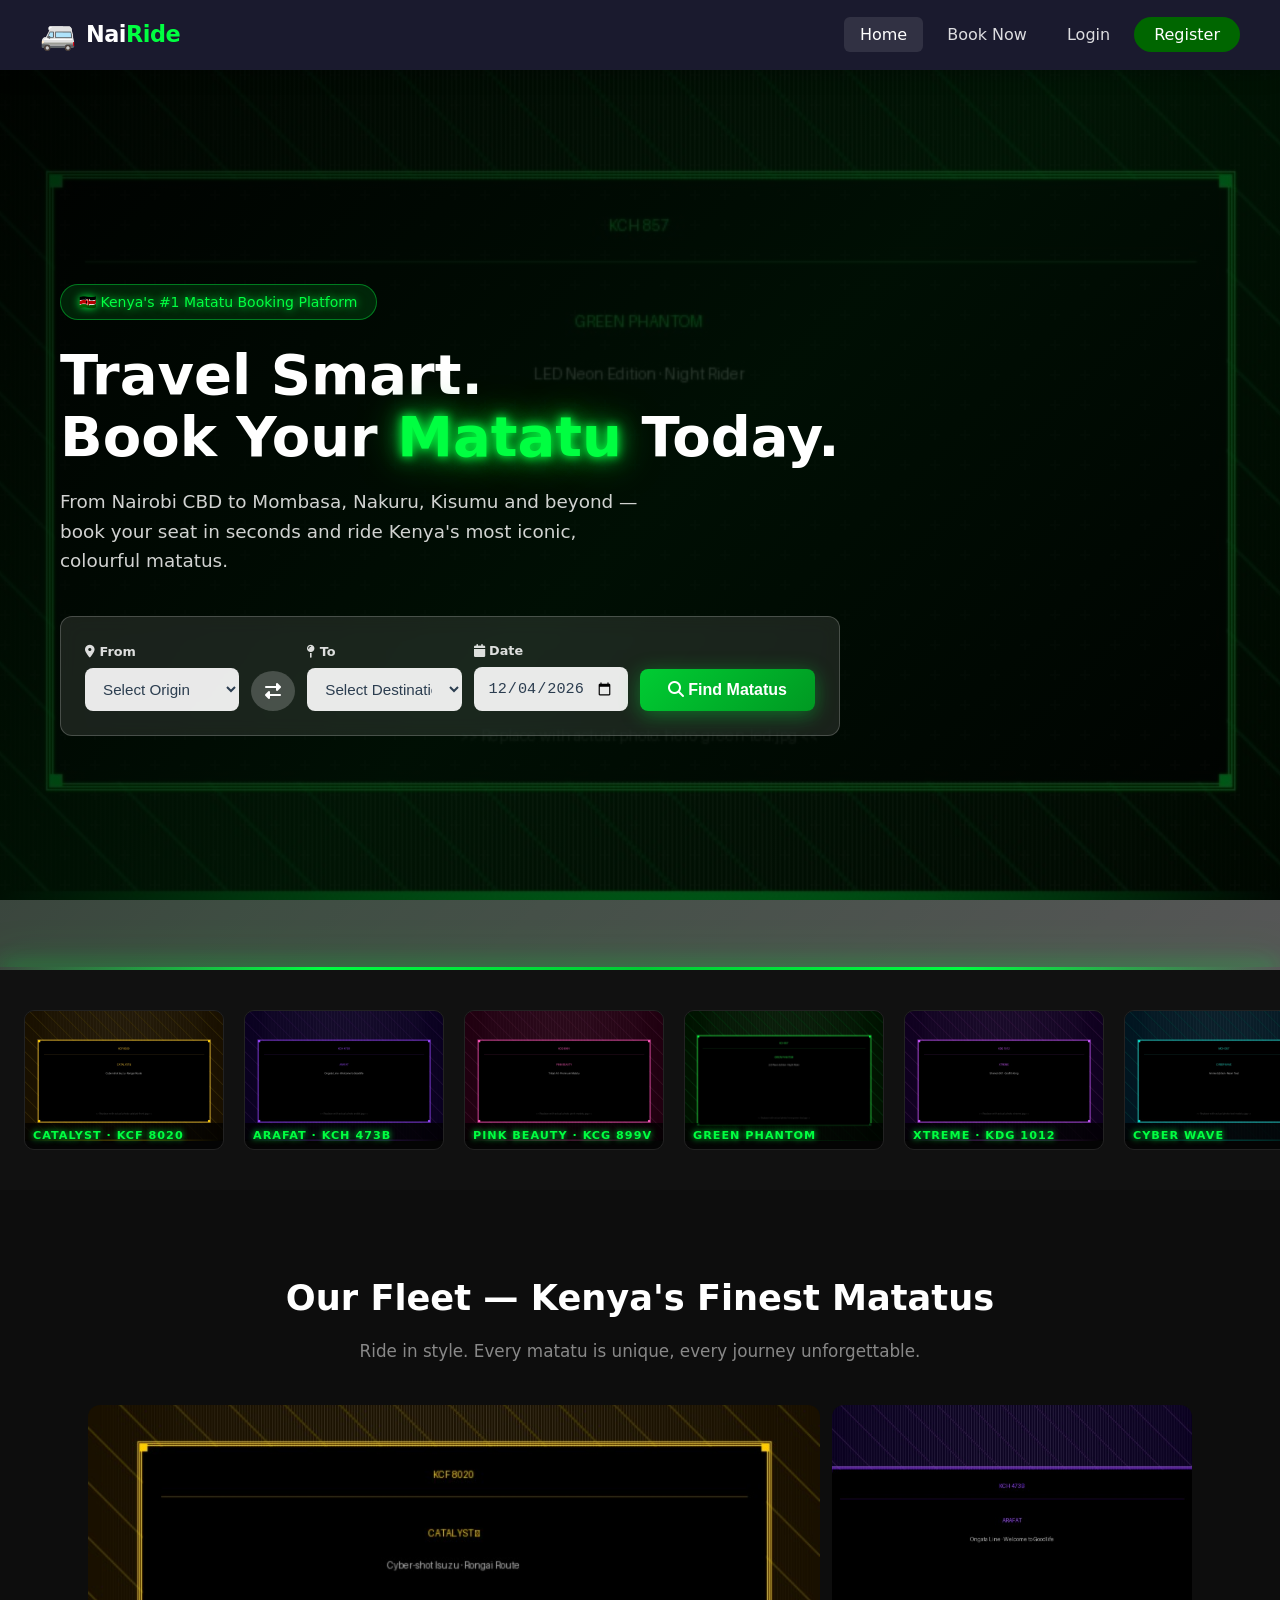
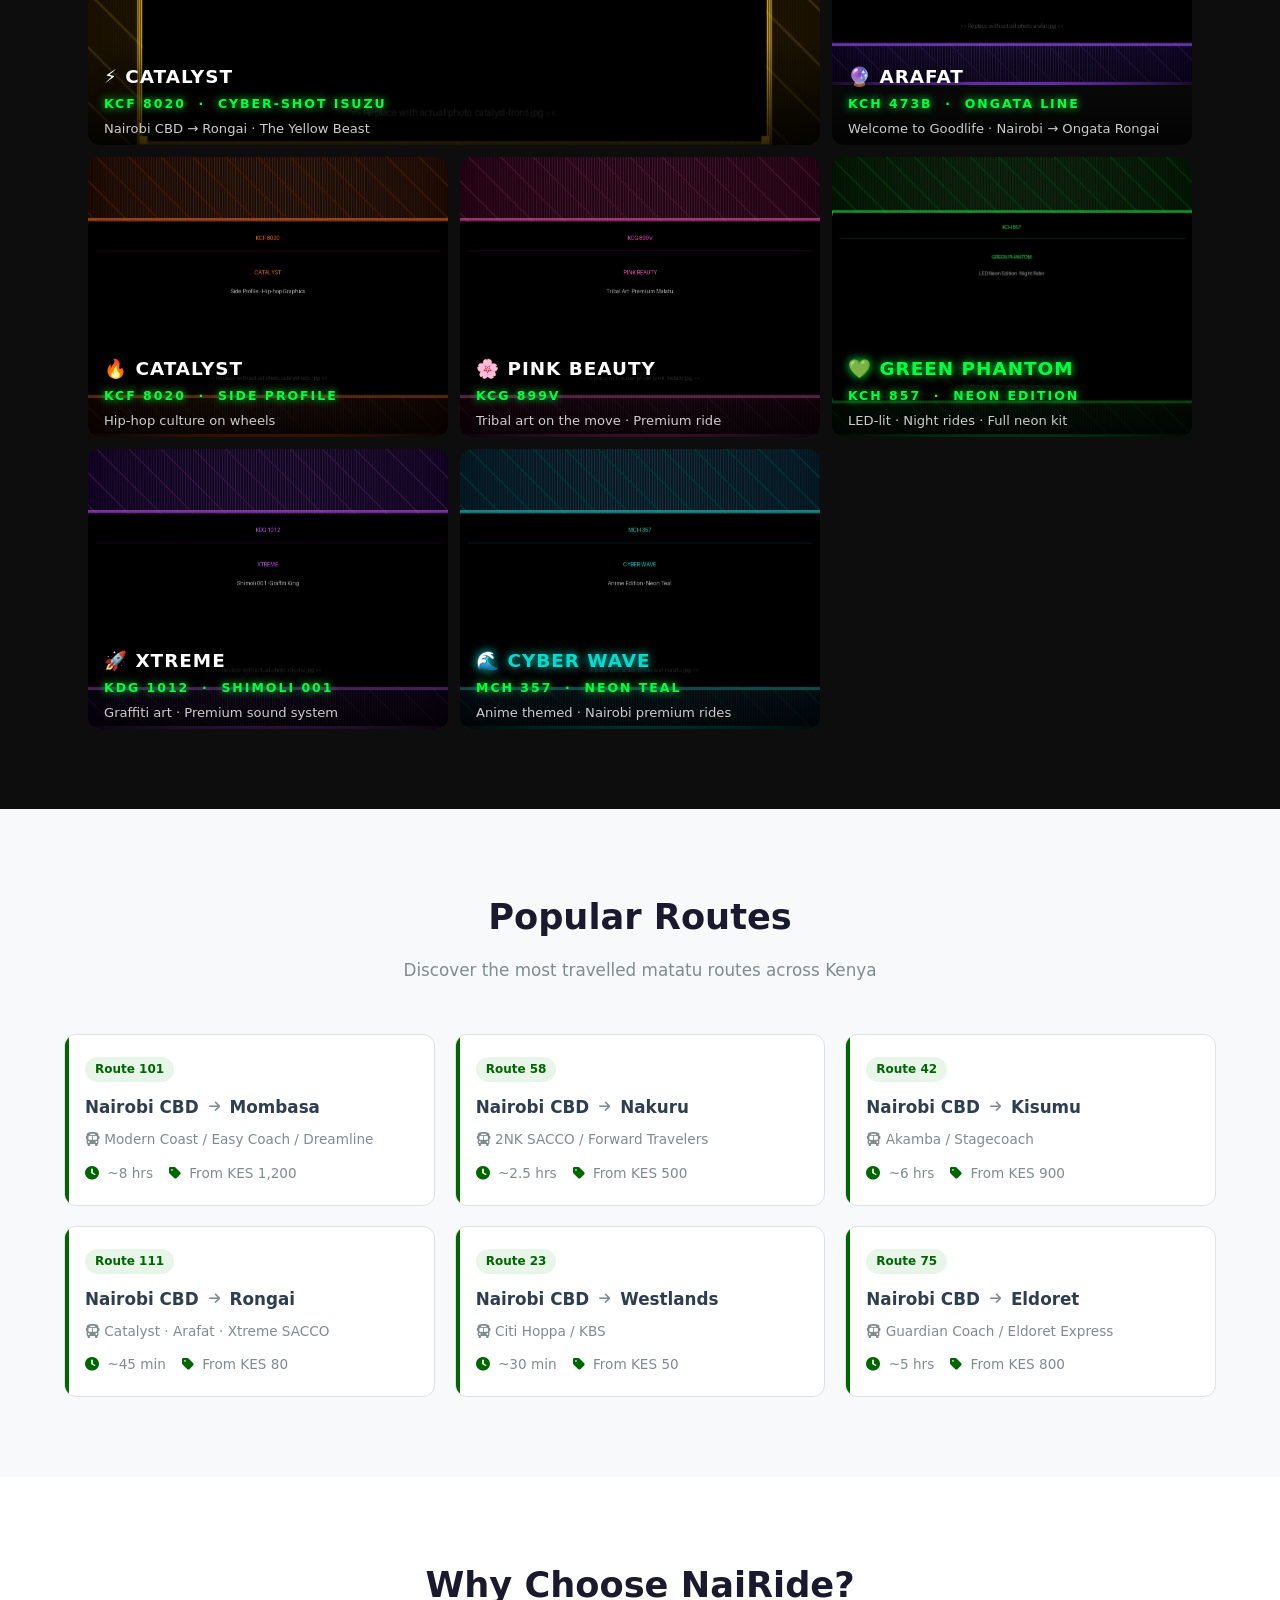
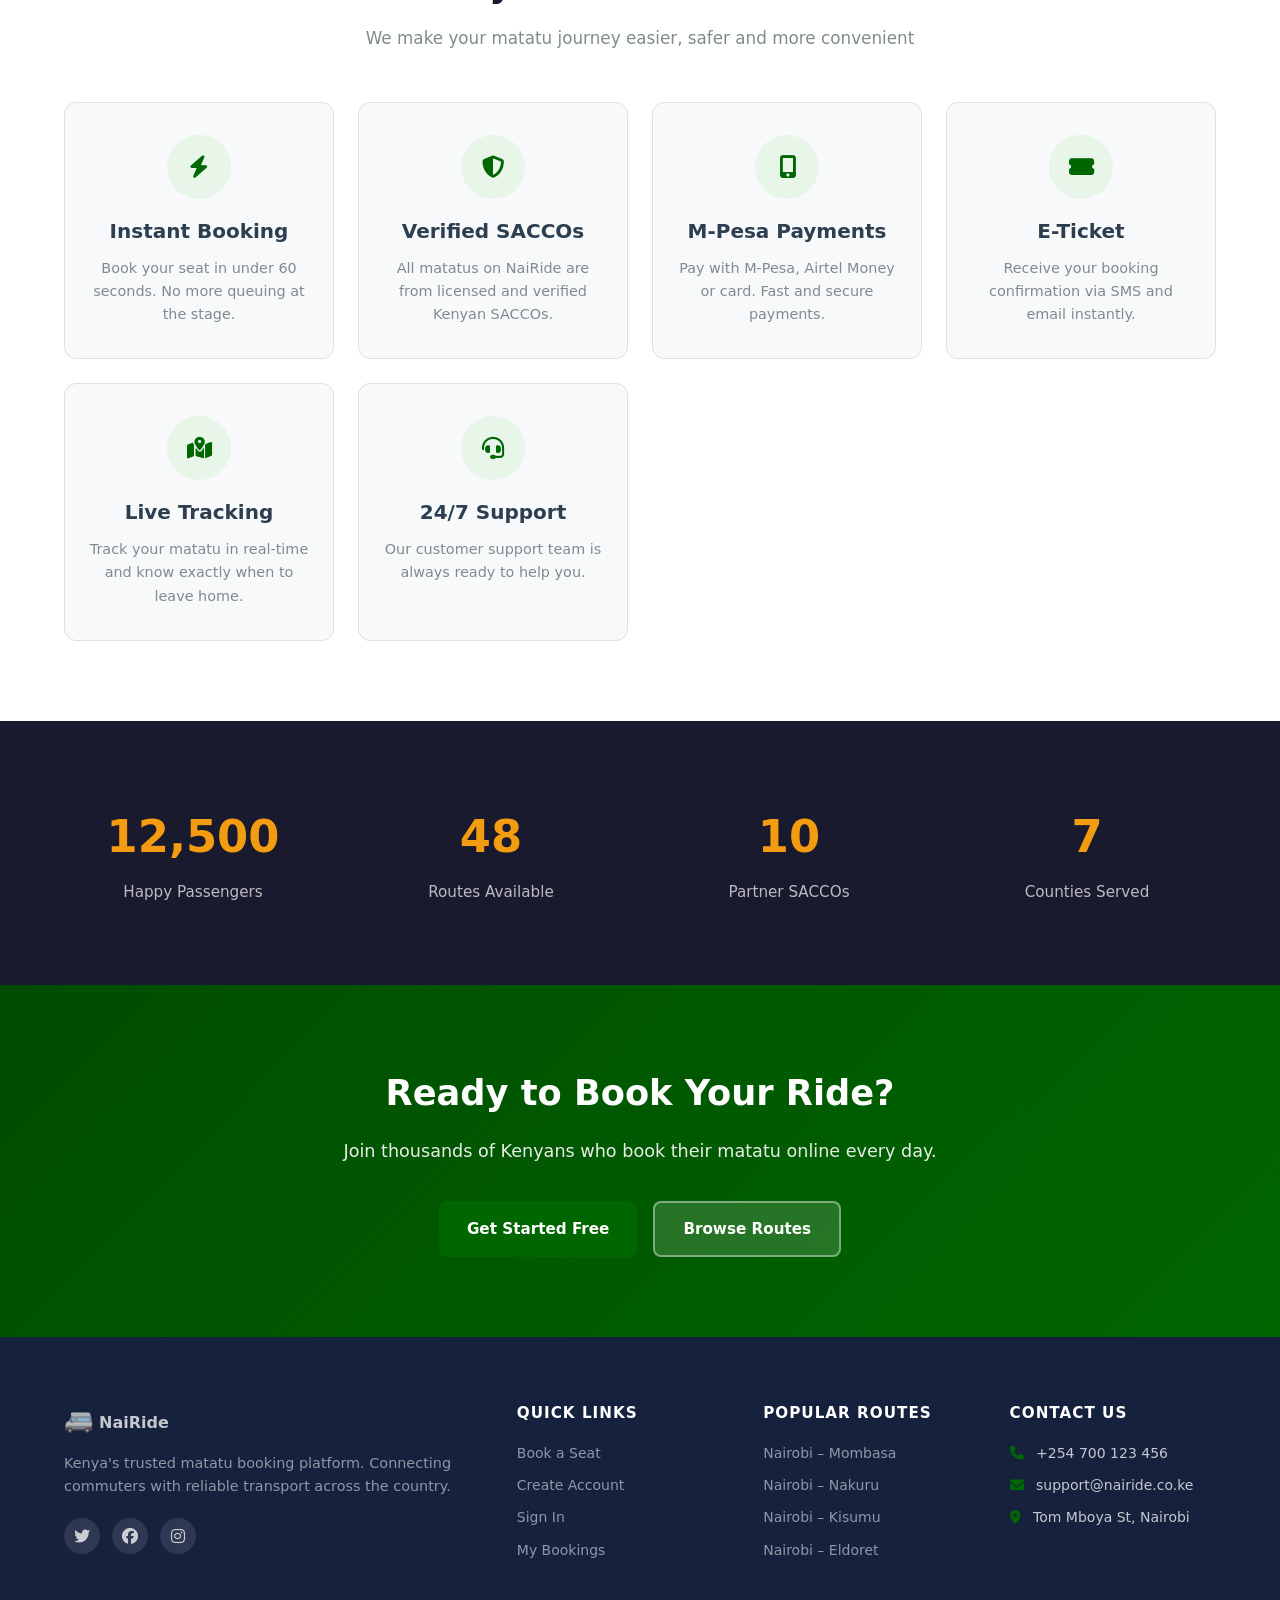
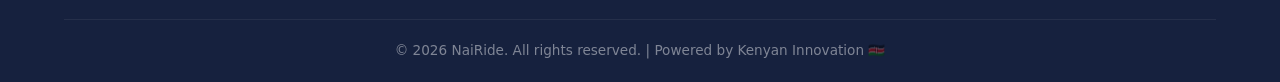
<file: index.html>
<!DOCTYPE html>
<html lang="en">
<head>
  <meta charset="UTF-8" />
  <meta name="viewport" content="width=device-width, initial-scale=1.0"/>
  <title>NaiRide – Book Your Matatu</title>
  <link rel="stylesheet" href="css/style.css"/>
  <link rel="stylesheet" href="https://cdnjs.cloudflare.com/ajax/libs/font-awesome/6.5.0/css/all.min.css"/>
  <style>
    /* ── GREEN LED HERO ── */
    .hero {
      position: relative;
      min-height: 100vh;
      display: flex;
      align-items: center;
      background-image: url('assets/images/hero-green-led.jpg');
      background-size: cover;
      background-position: center center;
      background-attachment: fixed;
      overflow: hidden;
    }
    /* Dark overlay so text is readable over photo */
    .hero-overlay {
      position: absolute; inset: 0;
      background: linear-gradient(
        135deg,
        rgba(0, 0, 0, 0.82) 0%,
        rgba(0, 20, 5, 0.75) 50%,
        rgba(0, 0, 0, 0.65) 100%
      );
      z-index: 0;
    }
    /* Neon green glow line at the bottom of hero */
    .hero::after {
      content: '';
      position: absolute; bottom: 0; left: 0; right: 0;
      height: 3px;
      background: linear-gradient(90deg, transparent, #00ff41, #00cc33, #00ff41, transparent);
      box-shadow: 0 0 20px #00ff41, 0 0 40px #00cc33;
      z-index: 2;
    }
    .hero-content { position: relative; z-index: 1; }

    /* Neon glow on hero heading */
    .hero-content h1 .highlight {
      color: #00ff41;
      text-shadow: 0 0 10px #00ff41, 0 0 20px #00cc33, 0 0 40px #009922;
    }
    /* Neon badge */
    .hero-badge {
      background: rgba(0, 255, 65, 0.12);
      border: 1px solid rgba(0, 255, 65, 0.4);
      color: #00ff41;
      text-shadow: 0 0 8px #00ff41;
    }
    .btn-search {
      background: linear-gradient(135deg, #00cc33, #009922);
      box-shadow: 0 4px 20px rgba(0, 255, 65, 0.35);
    }
    .btn-search:hover {
      background: linear-gradient(135deg, #00ff41, #00cc33);
      box-shadow: 0 4px 30px rgba(0, 255, 65, 0.6);
    }

    /* ── MATATU GALLERY SECTION ── */
    .gallery-section {
      padding: 80px 0;
      background: #0d0d0d;
      overflow: hidden;
    }
    .gallery-section .section-header h2 { color: #fff; }
    .gallery-section .section-header p  { color: #888; }

    .gallery-grid {
      display: grid;
      grid-template-columns: repeat(3, 1fr);
      grid-template-rows: auto auto;
      gap: 12px;
      padding: 0 24px;
    }
    .gallery-card {
      position: relative; border-radius: 12px; overflow: hidden;
      cursor: pointer; group: true;
    }
    .gallery-card:first-child {
      grid-column: span 2; /* Catalyst gets a wider slot */
    }
    .gallery-card img {
      width: 100%; height: 280px; object-fit: cover;
      transition: transform 0.5s ease, filter 0.4s ease;
      display: block;
    }
    .gallery-card:first-child img { height: 340px; }
    .gallery-card:hover img {
      transform: scale(1.06);
      filter: brightness(0.85);
    }
    .gallery-card-overlay {
      position: absolute; bottom: 0; left: 0; right: 0;
      padding: 20px 16px 14px;
      background: linear-gradient(transparent, rgba(0,0,0,0.88));
      color: #fff; transform: translateY(8px);
      transition: transform 0.3s ease;
    }
    .gallery-card:hover .gallery-card-overlay { transform: translateY(0); }
    .gallery-matatu-name {
      font-size: 1.15rem; font-weight: 800; letter-spacing: 1px;
      text-shadow: 0 2px 8px rgba(0,0,0,0.6);
    }
    .gallery-matatu-reg {
      font-size: 0.78rem; color: #00ff41; font-weight: 600;
      text-shadow: 0 0 8px #00ff41; letter-spacing: 2px; margin-top: 2px;
    }
    .gallery-matatu-desc { font-size: 0.82rem; color: #ccc; margin-top: 4px; }

    /* Neon accent border on hover */
    .gallery-card::before {
      content: ''; position: absolute; inset: 0;
      border: 2px solid transparent; border-radius: 12px;
      transition: border-color 0.3s, box-shadow 0.3s; z-index: 2;
      pointer-events: none;
    }
    .gallery-card:hover::before {
      border-color: rgba(0,255,65,0.5);
      box-shadow: inset 0 0 20px rgba(0,255,65,0.08), 0 0 20px rgba(0,255,65,0.15);
    }

    /* ── FEATURED MATATU STRIP ── */
    .matatu-strip {
      background: #111; padding: 40px 0; overflow: hidden;
    }
    .matatu-strip-inner {
      display: flex; gap: 20px; padding: 0 24px; flex-wrap: nowrap;
      animation: scrollStrip 30s linear infinite;
    }
    @keyframes scrollStrip {
      0%   { transform: translateX(0); }
      100% { transform: translateX(-50%); }
    }
    .matatu-strip-card {
      flex-shrink: 0; width: 200px; border-radius: 10px; overflow: hidden;
      border: 1px solid #222; position: relative;
    }
    .matatu-strip-card img { width: 100%; height: 130px; object-fit: cover; }
    .strip-label {
      position: absolute; bottom: 0; left: 0; right: 0;
      background: rgba(0,0,0,0.75); color: #00ff41;
      font-size: 0.7rem; font-weight: 700; padding: 4px 8px;
      text-shadow: 0 0 6px #00ff41; letter-spacing: 1px;
    }
  </style>
</head>
<body>

  <!-- ── NAVBAR ── -->
  <nav class="navbar">
    <div class="nav-brand">
      <span class="brand-icon">🚐</span>
      <span class="brand-name">Nai<span style="color:#00ff41">Ride</span></span>
    </div>
    <ul class="nav-links">
      <li><a href="index.html" class="active">Home</a></li>
      <li><a href="booking.html">Book Now</a></li>
      <li><a href="login.html">Login</a></li>
      <li><a href="register.html" class="btn-nav">Register</a></li>
    </ul>
    <div class="hamburger" id="hamburger"><i class="fas fa-bars"></i></div>
  </nav>

  <!-- ── HERO  (Green LED matatu background) ── -->
  <section class="hero">
    <div class="hero-overlay"></div>
    <div class="hero-content" style="padding: 60px 60px 80px; max-width: 900px;">
      <span class="hero-badge">🇰🇪 Kenya's #1 Matatu Booking Platform</span>
      <h1 style="margin-bottom:20px; line-height:1.1;">
        Travel Smart.<br/>Book Your <span class="highlight">Matatu</span> Today.
      </h1>
      <p style="font-size:1.15rem; color:rgba(255,255,255,0.82); max-width:600px; margin-bottom:40px;">
        From Nairobi CBD to Mombasa, Nakuru, Kisumu and beyond — book your seat in seconds
        and ride Kenya's most iconic, colourful matatus.
      </p>

      <!-- Quick Search -->
      <div class="quick-search">
        <div class="search-group">
          <label><i class="fas fa-map-marker-alt"></i> From</label>
          <select id="qs-from">
            <option value="">Select Origin</option>
            <option>Nairobi CBD</option><option>Westlands</option>
            <option>Thika</option><option>Mombasa</option>
            <option>Nakuru</option><option>Kisumu</option><option>Eldoret</option>
          </select>
        </div>
        <div class="swap-btn" onclick="swapLocations()"><i class="fas fa-exchange-alt"></i></div>
        <div class="search-group">
          <label><i class="fas fa-map-pin"></i> To</label>
          <select id="qs-to">
            <option value="">Select Destination</option>
            <option>Nairobi CBD</option><option>Westlands</option>
            <option>Rongai</option><option>Karen</option><option>Ngong</option>
            <option>Thika</option><option>Mombasa</option><option>Nakuru</option>
            <option>Kisumu</option><option>Eldoret</option>
            <option>Nyeri</option><option>Meru</option>
          </select>
        </div>
        <div class="search-group">
          <label><i class="fas fa-calendar"></i> Date</label>
          <input type="date" id="qs-date"/>
        </div>
        <button class="btn-search" onclick="goToBooking()">
          <i class="fas fa-search"></i> Find Matatus
        </button>
      </div>
    </div>
  </section>

  <!-- ── SCROLLING MATATU STRIP ── -->
  <div class="matatu-strip" aria-hidden="true">
    <div class="matatu-strip-inner" id="strip-inner">
      <!-- duplicated for seamless scroll -->
    </div>
  </div>

  <!-- ── MATATU GALLERY ── -->
  <section class="gallery-section">
    <div class="container">
      <div class="section-header" style="margin-bottom:40px;">
        <h2>Our Fleet — Kenya's Finest Matatus</h2>
        <p>Ride in style. Every matatu is unique, every journey unforgettable.</p>
      </div>
      <div class="gallery-grid">

        <!-- 1. Catalyst – wide card -->
        <div class="gallery-card">
          <img src="assets/images/catalyst-front.jpg" alt="Catalyst Matatu KCF 8020"
               onerror="this.style.background='linear-gradient(135deg,#1a1000,#3a2800)'; this.style.minHeight='340px';"/>
          <div class="gallery-card-overlay">
            <div class="gallery-matatu-name">⚡ CATALYST</div>
            <div class="gallery-matatu-reg">KCF 8020 &nbsp;·&nbsp; CYBER-SHOT ISUZU</div>
            <div class="gallery-matatu-desc">Nairobi CBD → Rongai · The Yellow Beast</div>
          </div>
        </div>

        <!-- 2. Arafat -->
        <div class="gallery-card">
          <img src="assets/images/arafat.jpg" alt="Arafat Matatu KCH 473B"
               onerror="this.style.background='linear-gradient(135deg,#0d0020,#1a0040)'; this.style.minHeight='280px';"/>
          <div class="gallery-card-overlay">
            <div class="gallery-matatu-name">🔮 ARAFAT</div>
            <div class="gallery-matatu-reg">KCH 473B &nbsp;·&nbsp; ONGATA LINE</div>
            <div class="gallery-matatu-desc">Welcome to Goodlife · Nairobi → Ongata Rongai</div>
          </div>
        </div>

        <!-- 3. Catalyst Side -->
        <div class="gallery-card">
          <img src="assets/images/catalyst-side.jpg" alt="Catalyst Side View"
               onerror="this.style.background='linear-gradient(135deg,#1a0500,#2a1000)'; this.style.minHeight='280px';"/>
          <div class="gallery-card-overlay">
            <div class="gallery-matatu-name">🔥 CATALYST</div>
            <div class="gallery-matatu-reg">KCF 8020 &nbsp;·&nbsp; SIDE PROFILE</div>
            <div class="gallery-matatu-desc">Hip-hop culture on wheels</div>
          </div>
        </div>

        <!-- 4. Pink Matatu -->
        <div class="gallery-card">
          <img src="assets/images/pink-matatu.jpg" alt="Pink Matatu"
               onerror="this.style.background='linear-gradient(135deg,#200010,#400030)'; this.style.minHeight='280px';"/>
          <div class="gallery-card-overlay">
            <div class="gallery-matatu-name">🌸 PINK BEAUTY</div>
            <div class="gallery-matatu-reg">KCG 899V</div>
            <div class="gallery-matatu-desc">Tribal art on the move · Premium ride</div>
          </div>
        </div>

        <!-- 5. Green LED -->
        <div class="gallery-card">
          <img src="assets/images/hero-green-led.jpg" alt="Green LED Matatu"
               onerror="this.style.background='linear-gradient(135deg,#001a00,#002200)'; this.style.minHeight='280px';"/>
          <div class="gallery-card-overlay">
            <div class="gallery-matatu-name" style="color:#00ff41;text-shadow:0 0 10px #00ff41;">💚 GREEN PHANTOM</div>
            <div class="gallery-matatu-reg">KCH 857 &nbsp;·&nbsp; NEON EDITION</div>
            <div class="gallery-matatu-desc">LED-lit · Night rides · Full neon kit</div>
          </div>
        </div>

        <!-- 6. Xtreme -->
        <div class="gallery-card">
          <img src="assets/images/xtreme.jpg" alt="Xtreme Matatu KDG 1012"
               onerror="this.style.background='linear-gradient(135deg,#150020,#2a0040)'; this.style.minHeight='280px';"/>
          <div class="gallery-card-overlay">
            <div class="gallery-matatu-name">🚀 XTREME</div>
            <div class="gallery-matatu-reg">KDG 1012 &nbsp;·&nbsp; SHIMOLI 001</div>
            <div class="gallery-matatu-desc">Graffiti art · Premium sound system</div>
          </div>
        </div>

        <!-- 7. Teal / Cyber -->
        <div class="gallery-card">
          <img src="assets/images/teal-matatu.jpg" alt="Cyber Matatu"
               onerror="this.style.background='linear-gradient(135deg,#001520,#002030)'; this.style.minHeight='280px';"/>
          <div class="gallery-card-overlay">
            <div class="gallery-matatu-name" style="color:#00ddcc;text-shadow:0 0 10px #00ddcc;">🌊 CYBER WAVE</div>
            <div class="gallery-matatu-reg">MCH 357 &nbsp;·&nbsp; NEON TEAL</div>
            <div class="gallery-matatu-desc">Anime themed · Nairobi premium rides</div>
          </div>
        </div>

      </div>
    </div>
  </section>

  <!-- ── POPULAR ROUTES ── -->
  <section class="section" id="routes">
    <div class="container">
      <div class="section-header">
        <h2>Popular Routes</h2>
        <p>Discover the most travelled matatu routes across Kenya</p>
      </div>
      <div class="routes-grid">
        <div class="route-card" onclick="location.href='booking.html?from=Nairobi+CBD&to=Mombasa'">
          <div class="route-badge">Route 101</div>
          <div class="route-info">
            <div class="route-cities"><span>Nairobi CBD</span><i class="fas fa-arrow-right"></i><span>Mombasa</span></div>
            <p class="route-sacco"><i class="fas fa-bus"></i> Modern Coast / Easy Coach / Dreamline</p>
            <div class="route-meta">
              <span><i class="fas fa-clock"></i> ~8 hrs</span>
              <span><i class="fas fa-tag"></i> From KES 1,200</span>
            </div>
          </div>
        </div>
        <div class="route-card" onclick="location.href='booking.html?from=Nairobi+CBD&to=Nakuru'">
          <div class="route-badge">Route 58</div>
          <div class="route-info">
            <div class="route-cities"><span>Nairobi CBD</span><i class="fas fa-arrow-right"></i><span>Nakuru</span></div>
            <p class="route-sacco"><i class="fas fa-bus"></i> 2NK SACCO / Forward Travelers</p>
            <div class="route-meta">
              <span><i class="fas fa-clock"></i> ~2.5 hrs</span>
              <span><i class="fas fa-tag"></i> From KES 500</span>
            </div>
          </div>
        </div>
        <div class="route-card" onclick="location.href='booking.html?from=Nairobi+CBD&to=Kisumu'">
          <div class="route-badge">Route 42</div>
          <div class="route-info">
            <div class="route-cities"><span>Nairobi CBD</span><i class="fas fa-arrow-right"></i><span>Kisumu</span></div>
            <p class="route-sacco"><i class="fas fa-bus"></i> Akamba / Stagecoach</p>
            <div class="route-meta">
              <span><i class="fas fa-clock"></i> ~6 hrs</span>
              <span><i class="fas fa-tag"></i> From KES 900</span>
            </div>
          </div>
        </div>
        <div class="route-card" onclick="location.href='booking.html?from=Nairobi+CBD&to=Rongai'">
          <div class="route-badge">Route 111</div>
          <div class="route-info">
            <div class="route-cities"><span>Nairobi CBD</span><i class="fas fa-arrow-right"></i><span>Rongai</span></div>
            <p class="route-sacco"><i class="fas fa-bus"></i> Catalyst · Arafat · Xtreme SACCO</p>
            <div class="route-meta">
              <span><i class="fas fa-clock"></i> ~45 min</span>
              <span><i class="fas fa-tag"></i> From KES 80</span>
            </div>
          </div>
        </div>
        <div class="route-card" onclick="location.href='booking.html?from=Nairobi+CBD&to=Westlands'">
          <div class="route-badge">Route 23</div>
          <div class="route-info">
            <div class="route-cities"><span>Nairobi CBD</span><i class="fas fa-arrow-right"></i><span>Westlands</span></div>
            <p class="route-sacco"><i class="fas fa-bus"></i> Citi Hoppa / KBS</p>
            <div class="route-meta">
              <span><i class="fas fa-clock"></i> ~30 min</span>
              <span><i class="fas fa-tag"></i> From KES 50</span>
            </div>
          </div>
        </div>
        <div class="route-card" onclick="location.href='booking.html?from=Nairobi+CBD&to=Eldoret'">
          <div class="route-badge">Route 75</div>
          <div class="route-info">
            <div class="route-cities"><span>Nairobi CBD</span><i class="fas fa-arrow-right"></i><span>Eldoret</span></div>
            <p class="route-sacco"><i class="fas fa-bus"></i> Guardian Coach / Eldoret Express</p>
            <div class="route-meta">
              <span><i class="fas fa-clock"></i> ~5 hrs</span>
              <span><i class="fas fa-tag"></i> From KES 800</span>
            </div>
          </div>
        </div>
      </div>
    </div>
  </section>

  <!-- ── WHY NAIRIDE ── -->
  <section class="section section-alt" id="why">
    <div class="container">
      <div class="section-header">
        <h2>Why Choose NaiRide?</h2>
        <p>We make your matatu journey easier, safer and more convenient</p>
      </div>
      <div class="features-grid">
        <div class="feature-card">
          <div class="feature-icon"><i class="fas fa-bolt"></i></div>
          <h3>Instant Booking</h3>
          <p>Book your seat in under 60 seconds. No more queuing at the stage.</p>
        </div>
        <div class="feature-card">
          <div class="feature-icon"><i class="fas fa-shield-alt"></i></div>
          <h3>Verified SACCOs</h3>
          <p>All matatus on NaiRide are from licensed and verified Kenyan SACCOs.</p>
        </div>
        <div class="feature-card">
          <div class="feature-icon"><i class="fas fa-mobile-alt"></i></div>
          <h3>M-Pesa Payments</h3>
          <p>Pay with M-Pesa, Airtel Money or card. Fast and secure payments.</p>
        </div>
        <div class="feature-card">
          <div class="feature-icon"><i class="fas fa-ticket-alt"></i></div>
          <h3>E-Ticket</h3>
          <p>Receive your booking confirmation via SMS and email instantly.</p>
        </div>
        <div class="feature-card">
          <div class="feature-icon"><i class="fas fa-map-marked-alt"></i></div>
          <h3>Live Tracking</h3>
          <p>Track your matatu in real-time and know exactly when to leave home.</p>
        </div>
        <div class="feature-card">
          <div class="feature-icon"><i class="fas fa-headset"></i></div>
          <h3>24/7 Support</h3>
          <p>Our customer support team is always ready to help you.</p>
        </div>
      </div>
    </div>
  </section>

  <!-- ── STATS ── -->
  <section class="section stats-section">
    <div class="container">
      <div class="stats-grid">
        <div class="stat-item"><h3 class="stat-num" data-target="12500">0</h3><p>Happy Passengers</p></div>
        <div class="stat-item"><h3 class="stat-num" data-target="48">0</h3><p>Routes Available</p></div>
        <div class="stat-item"><h3 class="stat-num" data-target="10">0</h3><p>Partner SACCOs</p></div>
        <div class="stat-item"><h3 class="stat-num" data-target="7">0</h3><p>Counties Served</p></div>
      </div>
    </div>
  </section>

  <!-- ── CTA ── -->
  <section class="cta-section">
    <div class="container">
      <h2>Ready to Book Your Ride?</h2>
      <p>Join thousands of Kenyans who book their matatu online every day.</p>
      <div class="cta-buttons">
        <a href="register.html" class="btn-primary">Get Started Free</a>
        <a href="booking.html" class="btn-secondary">Browse Routes</a>
      </div>
    </div>
  </section>

  <!-- ── FOOTER ── -->
  <footer class="footer">
    <div class="container">
      <div class="footer-grid">
        <div class="footer-brand">
          <span class="brand-icon">🚐</span> <strong>NaiRide</strong>
          <p>Kenya's trusted matatu booking platform. Connecting commuters with reliable transport across the country.</p>
          <div class="social-links">
            <a href="#"><i class="fab fa-twitter"></i></a>
            <a href="#"><i class="fab fa-facebook"></i></a>
            <a href="#"><i class="fab fa-instagram"></i></a>
          </div>
        </div>
        <div class="footer-col">
          <h4>Quick Links</h4>
          <ul>
            <li><a href="booking.html">Book a Seat</a></li>
            <li><a href="register.html">Create Account</a></li>
            <li><a href="login.html">Sign In</a></li>
            <li><a href="dashboard.html">My Bookings</a></li>
          </ul>
        </div>
        <div class="footer-col">
          <h4>Popular Routes</h4>
          <ul>
            <li><a href="#">Nairobi – Mombasa</a></li>
            <li><a href="#">Nairobi – Nakuru</a></li>
            <li><a href="#">Nairobi – Kisumu</a></li>
            <li><a href="#">Nairobi – Eldoret</a></li>
          </ul>
        </div>
        <div class="footer-col">
          <h4>Contact Us</h4>
          <ul>
            <li><i class="fas fa-phone"></i> +254 700 123 456</li>
            <li><i class="fas fa-envelope"></i> support@nairide.co.ke</li>
            <li><i class="fas fa-map-marker-alt"></i> Tom Mboya St, Nairobi</li>
          </ul>
        </div>
      </div>
      <div class="footer-bottom">
        <p>&copy; 2026 NaiRide. All rights reserved. | Powered by Kenyan Innovation 🇰🇪</p>
      </div>
    </div>
  </footer>

  <script src="js/main.js"></script>
  <script>
    // Scrolling strip with the matatu photos
    const stripMatatus = [
      { img: 'assets/images/catalyst-front.jpg', label: 'CATALYST · KCF 8020' },
      { img: 'assets/images/arafat.jpg',         label: 'ARAFAT · KCH 473B' },
      { img: 'assets/images/pink-matatu.jpg',    label: 'PINK BEAUTY · KCG 899V' },
      { img: 'assets/images/hero-green-led.jpg', label: 'GREEN PHANTOM' },
      { img: 'assets/images/xtreme.jpg',         label: 'XTREME · KDG 1012' },
      { img: 'assets/images/teal-matatu.jpg',    label: 'CYBER WAVE' },
      { img: 'assets/images/catalyst-side.jpg',  label: 'CATALYST SIDE' },
    ];
    const inner = document.getElementById('strip-inner');
    if (inner) {
      // duplicate for seamless loop
      [...stripMatatus, ...stripMatatus].forEach(m => {
        inner.innerHTML += `
          <div class="matatu-strip-card">
            <img src="${m.img}" alt="${m.label}" style="width:100%;height:130px;object-fit:cover;"/>
            <div class="strip-label">${m.label}</div>
          </div>`;
      });
    }
  </script>
</body>
</html>
</file>
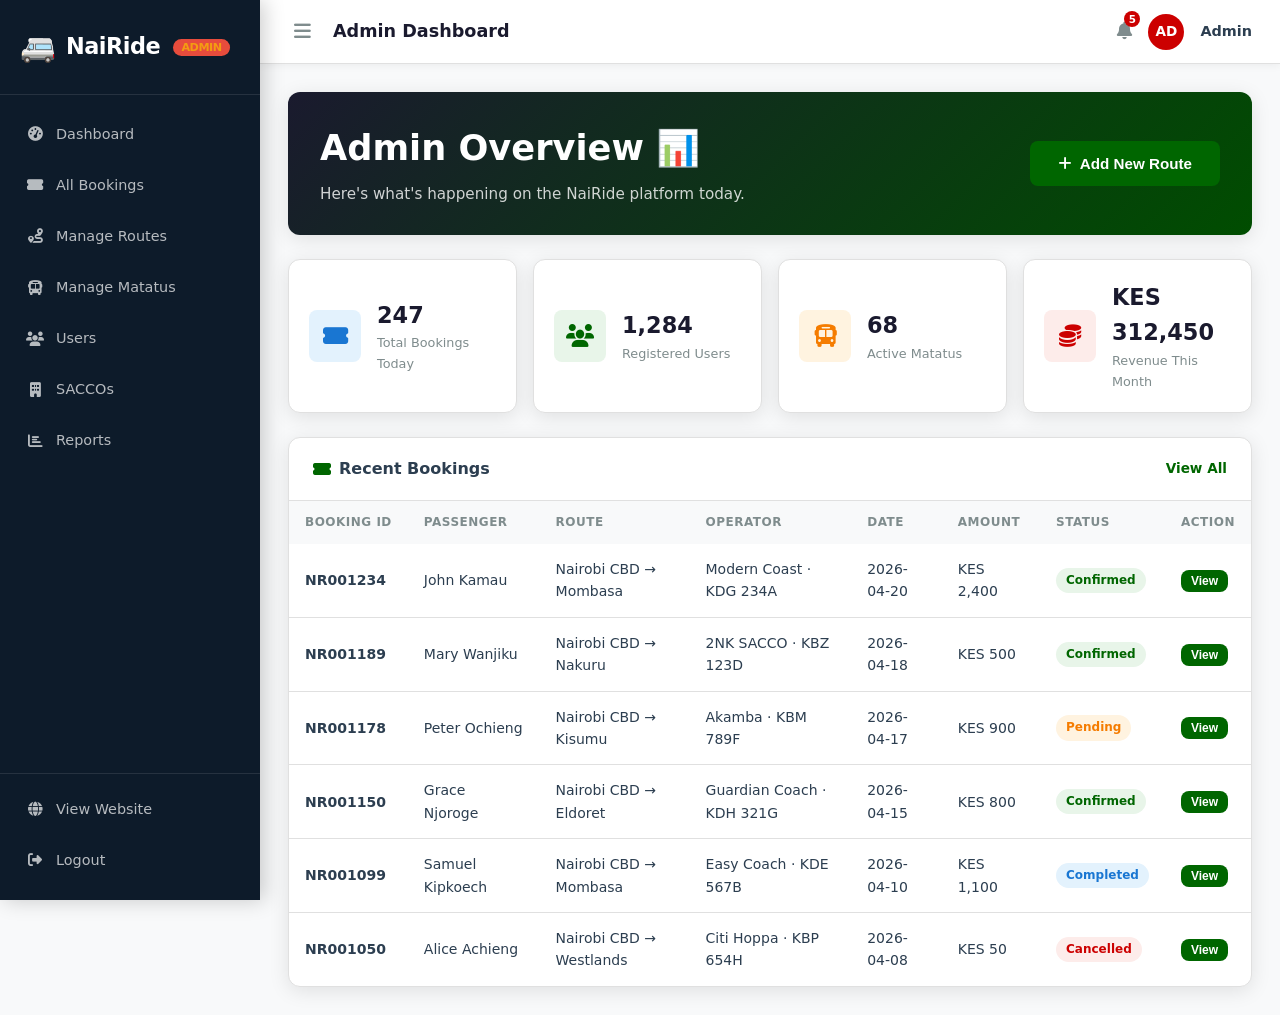
<file: admin/index.html>
<!DOCTYPE html>
<html lang="en">
<head>
  <meta charset="UTF-8"/>
  <meta name="viewport" content="width=device-width, initial-scale=1.0"/>
  <title>Admin Panel – NaiRide</title>
  <link rel="stylesheet" href="../css/style.css"/>
  <link rel="stylesheet" href="../css/dashboard.css"/>
  <link rel="stylesheet" href="https://cdnjs.cloudflare.com/ajax/libs/font-awesome/6.5.0/css/all.min.css"/>
  <style>
    .admin-badge { background:#e74c3c; color:#fff; font-size:0.7rem; padding:2px 8px; border-radius:20px; vertical-align:middle; margin-left:6px; }
  </style>
</head>
<body class="dashboard-page">

  <!-- SIDEBAR -->
  <aside class="sidebar admin-sidebar" id="sidebar">
    <div class="sidebar-brand">
      <span class="brand-icon">🚐</span>
      <span class="brand-name">NaiRide <span class="admin-badge">ADMIN</span></span>
    </div>
    <nav class="sidebar-nav">
      <a href="#" class="nav-item active" onclick="showAdminSection('overview')">
        <i class="fas fa-tachometer-alt"></i> <span>Dashboard</span>
      </a>
      <a href="#" class="nav-item" onclick="showAdminSection('bookings')">
        <i class="fas fa-ticket-alt"></i> <span>All Bookings</span>
      </a>
      <a href="#" class="nav-item" onclick="showAdminSection('routes')">
        <i class="fas fa-route"></i> <span>Manage Routes</span>
      </a>
      <a href="#" class="nav-item" onclick="showAdminSection('matatus')">
        <i class="fas fa-bus"></i> <span>Manage Matatus</span>
      </a>
      <a href="#" class="nav-item" onclick="showAdminSection('users')">
        <i class="fas fa-users"></i> <span>Users</span>
      </a>
      <a href="#" class="nav-item" onclick="showAdminSection('saccos')">
        <i class="fas fa-building"></i> <span>SACCOs</span>
      </a>
      <a href="#" class="nav-item" onclick="showAdminSection('reports')">
        <i class="fas fa-chart-bar"></i> <span>Reports</span>
      </a>
    </nav>
    <div class="sidebar-footer">
      <a href="../index.html" class="nav-item"><i class="fas fa-globe"></i> <span>View Website</span></a>
      <a href="../login.html" class="nav-item logout"><i class="fas fa-sign-out-alt"></i> <span>Logout</span></a>
    </div>
  </aside>

  <!-- MAIN -->
  <main class="dashboard-main">
    <header class="topbar">
      <button class="sidebar-toggle" onclick="toggleSidebar()"><i class="fas fa-bars"></i></button>
      <div class="topbar-title" id="admin-page-title">Admin Dashboard</div>
      <div class="topbar-right">
        <span class="notification-bell"><i class="fas fa-bell"></i><span class="badge">5</span></span>
        <div class="user-avatar red">AD</div>
        <span class="user-name">Admin</span>
      </div>
    </header>

    <!-- OVERVIEW -->
    <section class="dash-section active" id="admin-section-overview">
      <div class="welcome-banner">
        <div>
          <h2>Admin Overview 📊</h2>
          <p>Here's what's happening on the NaiRide platform today.</p>
        </div>
        <button class="btn-primary" onclick="showAdminSection('routes')"><i class="fas fa-plus"></i> Add New Route</button>
      </div>

      <div class="stats-cards">
        <div class="stat-card">
          <div class="stat-icon blue"><i class="fas fa-ticket-alt"></i></div>
          <div class="stat-text"><h3 id="stat-total-bookings">247</h3><p>Total Bookings Today</p></div>
        </div>
        <div class="stat-card">
          <div class="stat-icon green"><i class="fas fa-users"></i></div>
          <div class="stat-text"><h3 id="stat-users">1,284</h3><p>Registered Users</p></div>
        </div>
        <div class="stat-card">
          <div class="stat-icon orange"><i class="fas fa-bus"></i></div>
          <div class="stat-text"><h3 id="stat-matatus">68</h3><p>Active Matatus</p></div>
        </div>
        <div class="stat-card">
          <div class="stat-icon red"><i class="fas fa-coins"></i></div>
          <div class="stat-text"><h3 id="stat-revenue">KES 312,450</h3><p>Revenue This Month</p></div>
        </div>
      </div>

      <!-- Recent Bookings -->
      <div class="section-card">
        <div class="card-header">
          <h3><i class="fas fa-ticket-alt"></i> Recent Bookings</h3>
          <a href="#" onclick="showAdminSection('bookings')">View All</a>
        </div>
        <table class="data-table">
          <thead>
            <tr>
              <th>Booking ID</th>
              <th>Passenger</th>
              <th>Route</th>
              <th>Operator</th>
              <th>Date</th>
              <th>Amount</th>
              <th>Status</th>
              <th>Action</th>
            </tr>
          </thead>
          <tbody id="admin-recent-bookings"><!-- JS populated --></tbody>
        </table>
      </div>
    </section>

    <!-- ALL BOOKINGS -->
    <section class="dash-section" id="admin-section-bookings">
      <h2 class="section-title"><i class="fas fa-ticket-alt"></i> All Bookings</h2>
      <div class="filter-bar">
        <select onchange="filterAdminBookings(this.value)">
          <option value="all">All Status</option>
          <option value="confirmed">Confirmed</option>
          <option value="pending">Pending</option>
          <option value="cancelled">Cancelled</option>
          <option value="completed">Completed</option>
        </select>
        <input type="date" id="filter-date"/>
        <input type="text" placeholder="Search passenger or booking ID..."/>
        <button class="btn-primary btn-sm">Search</button>
      </div>
      <div class="section-card">
        <table class="data-table">
          <thead>
            <tr>
              <th>Booking ID</th><th>Passenger</th><th>Phone</th><th>Route</th>
              <th>Matatu</th><th>Seat(s)</th><th>Date</th><th>Amount</th><th>Status</th><th>Actions</th>
            </tr>
          </thead>
          <tbody id="admin-all-bookings"><!-- JS populated --></tbody>
        </table>
      </div>
    </section>

    <!-- MANAGE ROUTES -->
    <section class="dash-section" id="admin-section-routes">
      <h2 class="section-title"><i class="fas fa-route"></i> Manage Routes</h2>
      <div class="section-card">
        <div class="card-header">
          <h3>Add New Route</h3>
        </div>
        <form class="admin-form" onsubmit="addRoute(event)">
          <div class="form-row">
            <div class="form-group">
              <label>Origin</label>
              <select id="route-origin" required>
                <option value="">Select Origin</option>
                <option>Nairobi CBD</option><option>Mombasa</option><option>Nakuru</option>
                <option>Kisumu</option><option>Eldoret</option><option>Thika</option>
                <option>Nyeri</option><option>Meru</option><option>Rongai</option>
                <option>Westlands</option><option>Karen</option><option>Ngong</option>
              </select>
            </div>
            <div class="form-group">
              <label>Destination</label>
              <select id="route-dest" required>
                <option value="">Select Destination</option>
                <option>Nairobi CBD</option><option>Mombasa</option><option>Nakuru</option>
                <option>Kisumu</option><option>Eldoret</option><option>Thika</option>
                <option>Nyeri</option><option>Meru</option><option>Rongai</option>
                <option>Westlands</option><option>Karen</option><option>Ngong</option>
              </select>
            </div>
            <div class="form-group">
              <label>Route Number</label>
              <input type="text" id="route-num" placeholder="e.g. Route 111" required/>
            </div>
          </div>
          <div class="form-row">
            <div class="form-group">
              <label>Distance (km)</label>
              <input type="number" id="route-dist" placeholder="e.g. 485" required/>
            </div>
            <div class="form-group">
              <label>Duration</label>
              <input type="text" id="route-dur" placeholder="e.g. 8 hours" required/>
            </div>
            <div class="form-group">
              <label>Base Fare (KES)</label>
              <input type="number" id="route-fare" placeholder="e.g. 1200" required/>
            </div>
          </div>
          <button type="submit" class="btn-primary btn-sm">
            <i class="fas fa-plus"></i> Add Route
          </button>
        </form>
      </div>

      <div class="section-card">
        <div class="card-header"><h3>Existing Routes</h3></div>
        <table class="data-table">
          <thead>
            <tr>
              <th>Route #</th><th>From</th><th>To</th><th>Distance</th>
              <th>Duration</th><th>Base Fare</th><th>Status</th><th>Actions</th>
            </tr>
          </thead>
          <tbody id="routes-table-body"><!-- JS populated --></tbody>
        </table>
      </div>
    </section>

    <!-- MANAGE MATATUS -->
    <section class="dash-section" id="admin-section-matatus">
      <h2 class="section-title"><i class="fas fa-bus"></i> Manage Matatus</h2>
      <div class="section-card">
        <div class="card-header"><h3>Add New Matatu</h3></div>
        <form class="admin-form" onsubmit="addMatatu(event)">
          <div class="form-row">
            <div class="form-group">
              <label>Reg. Number (Number Plate)</label>
              <input type="text" placeholder="e.g. KDG 234A" required/>
            </div>
            <div class="form-group">
              <label>SACCO</label>
              <select required>
                <option value="">Select SACCO</option>
                <option>Citi Hoppa</option><option>KBS</option><option>Modern Coast</option>
                <option>Easy Coach</option><option>Forward Travelers</option>
                <option>Guardian Coach</option><option>2NK SACCO</option>
                <option>Akamba Bus</option><option>Dreamline</option>
                <option>Transline Classic</option>
              </select>
            </div>
            <div class="form-group">
              <label>Route</label>
              <select required>
                <option value="">Select Route</option>
                <option>Nairobi – Mombasa (Route 101)</option>
                <option>Nairobi – Nakuru (Route 58)</option>
                <option>Nairobi – Kisumu (Route 42)</option>
                <option>Nairobi – Rongai (Route 111)</option>
                <option>Nairobi – Westlands (Route 23)</option>
                <option>Nairobi – Eldoret (Route 75)</option>
              </select>
            </div>
          </div>
          <div class="form-row">
            <div class="form-group">
              <label>Total Seats</label>
              <input type="number" placeholder="e.g. 14" min="4" max="60" required/>
            </div>
            <div class="form-group">
              <label>Departure Time</label>
              <input type="time" required/>
            </div>
            <div class="form-group">
              <label>Driver Name</label>
              <input type="text" placeholder="e.g. Peter Ochieng" required/>
            </div>
          </div>
          <button type="submit" class="btn-primary btn-sm"><i class="fas fa-plus"></i> Add Matatu</button>
        </form>
      </div>

      <div class="section-card">
        <div class="card-header"><h3>Registered Matatus</h3></div>
        <table class="data-table">
          <thead>
            <tr><th>Reg No.</th><th>SACCO</th><th>Route</th><th>Seats</th><th>Departure</th><th>Driver</th><th>Status</th><th>Actions</th></tr>
          </thead>
          <tbody id="matatus-table-body"><!-- JS populated --></tbody>
        </table>
      </div>
    </section>

    <!-- USERS -->
    <section class="dash-section" id="admin-section-users">
      <h2 class="section-title"><i class="fas fa-users"></i> Registered Users</h2>
      <div class="filter-bar">
        <input type="text" placeholder="Search by name, email or phone..."/>
        <button class="btn-primary btn-sm">Search</button>
      </div>
      <div class="section-card">
        <table class="data-table">
          <thead>
            <tr><th>ID</th><th>Name</th><th>Email</th><th>Phone</th><th>National ID</th><th>Bookings</th><th>Joined</th><th>Actions</th></tr>
          </thead>
          <tbody id="users-table-body"><!-- JS populated --></tbody>
        </table>
      </div>
    </section>

    <!-- SACCOs -->
    <section class="dash-section" id="admin-section-saccos">
      <h2 class="section-title"><i class="fas fa-building"></i> Partner SACCOs</h2>
      <div class="section-card">
        <table class="data-table">
          <thead>
            <tr><th>#</th><th>SACCO Name</th><th>License No.</th><th>Contact</th><th>Routes</th><th>Matatus</th><th>Status</th></tr>
          </thead>
          <tbody id="saccos-table-body"><!-- JS populated --></tbody>
        </table>
      </div>
    </section>

    <!-- REPORTS -->
    <section class="dash-section" id="admin-section-reports">
      <h2 class="section-title"><i class="fas fa-chart-bar"></i> Reports & Analytics</h2>
      <div class="stats-cards">
        <div class="stat-card">
          <div class="stat-icon blue"><i class="fas fa-chart-line"></i></div>
          <div class="stat-text"><h3>KES 312,450</h3><p>Monthly Revenue</p></div>
        </div>
        <div class="stat-card">
          <div class="stat-icon green"><i class="fas fa-ticket-alt"></i></div>
          <div class="stat-text"><h3>3,847</h3><p>Bookings This Month</p></div>
        </div>
        <div class="stat-card">
          <div class="stat-icon orange"><i class="fas fa-percentage"></i></div>
          <div class="stat-text"><h3>87%</h3><p>Seat Occupancy Rate</p></div>
        </div>
        <div class="stat-card">
          <div class="stat-icon red"><i class="fas fa-times-circle"></i></div>
          <div class="stat-text"><h3>142</h3><p>Cancellations This Month</p></div>
        </div>
      </div>

      <div class="section-card">
        <div class="card-header"><h3>Top Routes by Bookings</h3></div>
        <div id="top-routes-chart" class="simple-bar-chart"><!-- JS bars --></div>
      </div>
    </section>

  </main>

  <script src="../js/main.js"></script>
  <script src="../js/admin.js"></script>
</body>
</html>
</file>
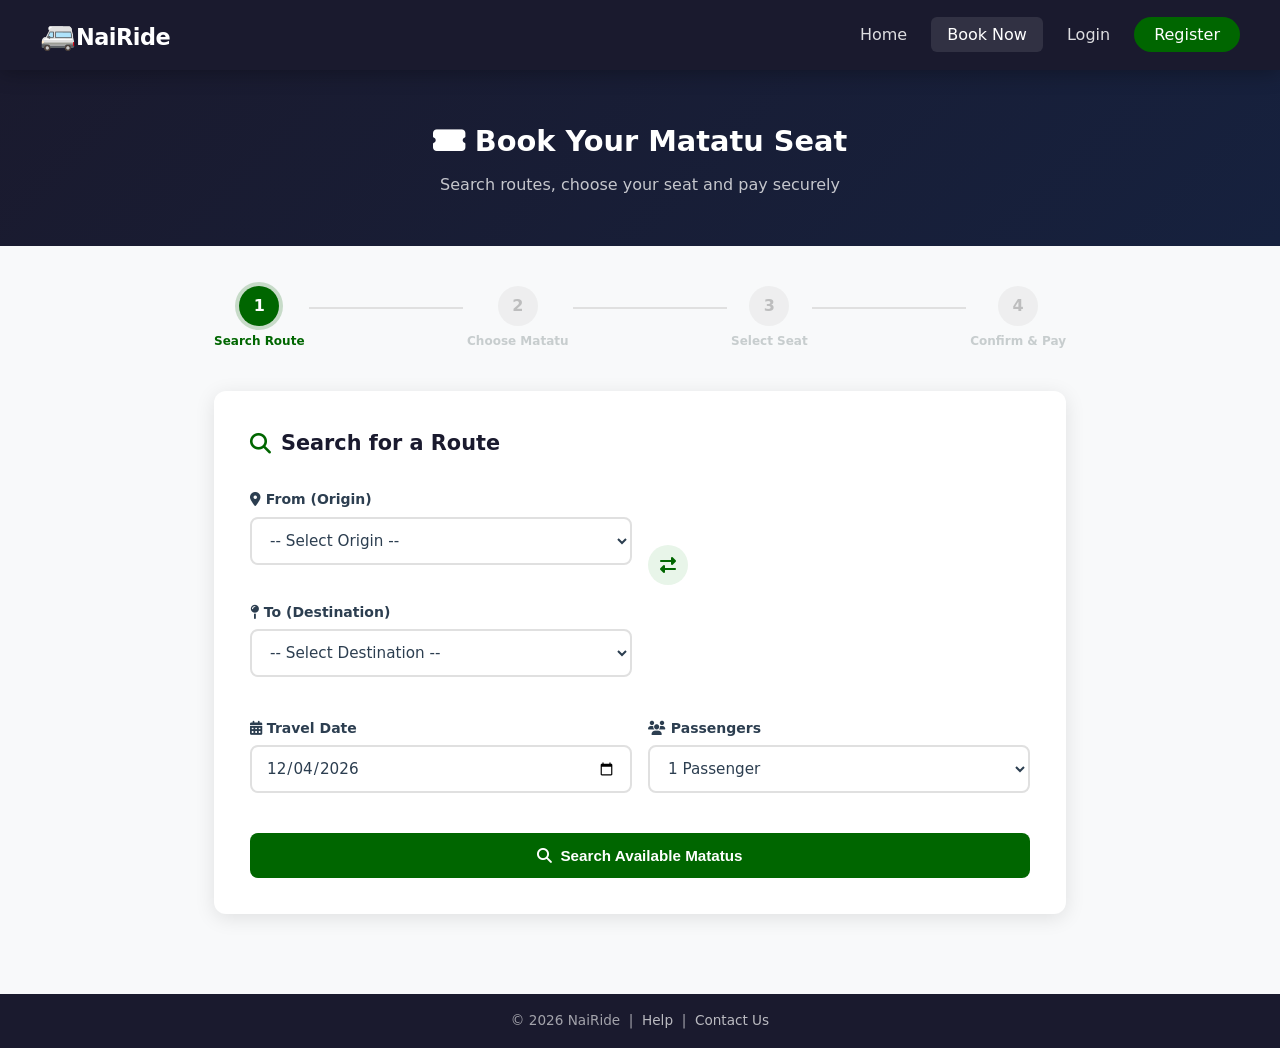
<file: booking.html>
<!DOCTYPE html>
<html lang="en">
<head>
  <meta charset="UTF-8"/>
  <meta name="viewport" content="width=device-width, initial-scale=1.0"/>
  <title>Book a Seat – NaiRide</title>
  <link rel="stylesheet" href="css/style.css"/>
  <link rel="stylesheet" href="css/booking.css"/>
  <link rel="stylesheet" href="https://cdnjs.cloudflare.com/ajax/libs/font-awesome/6.5.0/css/all.min.css"/>
</head>
<body>

  <!-- NAVBAR -->
  <nav class="navbar">
    <div class="nav-brand">
      <a href="index.html"><span class="brand-icon">🚐</span><span class="brand-name">NaiRide</span></a>
    </div>
    <ul class="nav-links">
      <li><a href="index.html">Home</a></li>
      <li><a href="booking.html" class="active">Book Now</a></li>
      <li><a href="login.html">Login</a></li>
      <li><a href="register.html" class="btn-nav">Register</a></li>
    </ul>
  </nav>

  <!-- PAGE HEADER -->
  <div class="page-header">
    <h1><i class="fas fa-ticket-alt"></i> Book Your Matatu Seat</h1>
    <p>Search routes, choose your seat and pay securely</p>
  </div>

  <div class="booking-container">

    <!-- STEP INDICATOR -->
    <div class="steps">
      <div class="step active" id="step-indicator-1">
        <div class="step-num">1</div><span>Search Route</span>
      </div>
      <div class="step-line"></div>
      <div class="step" id="step-indicator-2">
        <div class="step-num">2</div><span>Choose Matatu</span>
      </div>
      <div class="step-line"></div>
      <div class="step" id="step-indicator-3">
        <div class="step-num">3</div><span>Select Seat</span>
      </div>
      <div class="step-line"></div>
      <div class="step" id="step-indicator-4">
        <div class="step-num">4</div><span>Confirm & Pay</span>
      </div>
    </div>

    <!-- STEP 1: SEARCH -->
    <div class="booking-step" id="step-1">
      <h2 class="step-title"><i class="fas fa-search"></i> Search for a Route</h2>
      <div class="search-form">
        <div class="form-row">
          <div class="form-group">
            <label><i class="fas fa-map-marker-alt"></i> From (Origin)</label>
            <select id="origin" required>
              <option value="">-- Select Origin --</option>
              <option value="Nairobi CBD">Nairobi CBD (GPO / Railway)</option>
              <option value="Westlands">Westlands Stage</option>
              <option value="Thika">Thika Town</option>
              <option value="Mombasa">Mombasa (Mwembe Tayari)</option>
              <option value="Nakuru">Nakuru Town</option>
              <option value="Kisumu">Kisumu (Kondele)</option>
              <option value="Eldoret">Eldoret Town</option>
              <option value="Nyeri">Nyeri Town</option>
              <option value="Meru">Meru Town</option>
              <option value="Rongai">Rongai Stage</option>
              <option value="Karen">Karen (Daisy Stage)</option>
              <option value="Ngong">Ngong Town</option>
            </select>
          </div>
          <div class="swap-icon" onclick="swapSearch()">
            <i class="fas fa-exchange-alt"></i>
          </div>
          <div class="form-group">
            <label><i class="fas fa-map-pin"></i> To (Destination)</label>
            <select id="destination" required>
              <option value="">-- Select Destination --</option>
              <option value="Nairobi CBD">Nairobi CBD (GPO / Railway)</option>
              <option value="Westlands">Westlands Stage</option>
              <option value="Rongai">Rongai Stage</option>
              <option value="Karen">Karen (Daisy Stage)</option>
              <option value="Ngong">Ngong Town</option>
              <option value="Thika">Thika Town</option>
              <option value="Mombasa">Mombasa (Mwembe Tayari)</option>
              <option value="Nakuru">Nakuru Town</option>
              <option value="Kisumu">Kisumu (Kondele)</option>
              <option value="Eldoret">Eldoret Town</option>
              <option value="Nyeri">Nyeri Town</option>
              <option value="Meru">Meru Town</option>
            </select>
          </div>
        </div>
        <div class="form-row">
          <div class="form-group">
            <label><i class="fas fa-calendar-alt"></i> Travel Date</label>
            <input type="date" id="travel-date" min="" required/>
          </div>
          <div class="form-group">
            <label><i class="fas fa-users"></i> Passengers</label>
            <select id="passengers">
              <option value="1">1 Passenger</option>
              <option value="2">2 Passengers</option>
              <option value="3">3 Passengers</option>
              <option value="4">4 Passengers</option>
            </select>
          </div>
        </div>
        <button class="btn-primary btn-block" onclick="searchRoutes()">
          <i class="fas fa-search"></i> Search Available Matatus
        </button>
      </div>
    </div>

    <!-- STEP 2: CHOOSE MATATU -->
    <div class="booking-step hidden" id="step-2">
      <h2 class="step-title"><i class="fas fa-bus"></i> Available Matatus</h2>
      <div class="route-summary-bar" id="route-summary"></div>
      <div id="matatu-list"></div>
      <button class="btn-back" onclick="goToStep(1)"><i class="fas fa-arrow-left"></i> Back</button>
    </div>

    <!-- STEP 3: SEAT SELECTION -->
    <div class="booking-step hidden" id="step-3">
      <h2 class="step-title"><i class="fas fa-chair"></i> Select Your Seat</h2>
      <div class="seat-info-bar" id="seat-info-bar"></div>

      <div class="seat-layout-wrapper">
        <div class="seat-legend">
          <span><span class="seat-demo available"></span> Available</span>
          <span><span class="seat-demo booked"></span> Booked</span>
          <span><span class="seat-demo selected"></span> Your Selection</span>
        </div>

        <div class="matatu-body">
          <div class="driver-area">
            <i class="fas fa-steering-wheel"></i> Driver
          </div>
          <div id="seat-grid" class="seat-grid"></div>
        </div>
      </div>

      <div class="selected-seats-summary" id="selected-seats-summary"></div>
      <div class="step-actions">
        <button class="btn-back" onclick="goToStep(2)"><i class="fas fa-arrow-left"></i> Back</button>
        <button class="btn-primary" id="proceed-to-payment" onclick="goToStep(4)" disabled>
          Proceed to Payment <i class="fas fa-arrow-right"></i>
        </button>
      </div>
    </div>

    <!-- STEP 4: CONFIRM & PAY -->
    <div class="booking-step hidden" id="step-4">
      <h2 class="step-title"><i class="fas fa-credit-card"></i> Confirm & Payment</h2>

      <div class="confirm-layout">
        <div class="booking-summary-card">
          <h3><i class="fas fa-receipt"></i> Booking Summary</h3>
          <div id="booking-summary-details"></div>
        </div>

        <div class="payment-form-card">
          <h3><i class="fas fa-mobile-alt"></i> Passenger & Payment Details</h3>
          <form id="payment-form" onsubmit="submitBooking(event)">
            <div class="form-group">
              <label>Full Name</label>
              <input type="text" id="pax-name" placeholder="e.g. John Kamau" required/>
            </div>
            <div class="form-group">
              <label>Phone Number (M-Pesa)</label>
              <input type="tel" id="pax-phone" placeholder="e.g. 0712 345 678" required/>
            </div>
            <div class="form-group">
              <label>Email Address</label>
              <input type="email" id="pax-email" placeholder="e.g. john@email.com" required/>
            </div>
            <div class="form-group">
              <label>ID / Passport Number</label>
              <input type="text" id="pax-id" placeholder="National ID or Passport" required/>
            </div>

            <div class="payment-methods">
              <h4>Select Payment Method</h4>
              <label class="payment-option active">
                <input type="radio" name="payment" value="mpesa" checked/>
                <span class="pm-icon">📱</span> M-Pesa
              </label>
              <label class="payment-option">
                <input type="radio" name="payment" value="airtel"/>
                <span class="pm-icon">📱</span> Airtel Money
              </label>
              <label class="payment-option">
                <input type="radio" name="payment" value="card"/>
                <span class="pm-icon">💳</span> Visa / Mastercard
              </label>
            </div>

            <div class="total-amount" id="total-display"></div>

            <button type="submit" class="btn-primary btn-block btn-pay">
              <i class="fas fa-lock"></i> Confirm & Pay Securely
            </button>
          </form>
        </div>
      </div>
      <button class="btn-back" onclick="goToStep(3)"><i class="fas fa-arrow-left"></i> Back</button>
    </div>

    <!-- SUCCESS SCREEN -->
    <div class="booking-step hidden" id="step-success">
      <div class="success-screen">
        <div class="success-icon"><i class="fas fa-check-circle"></i></div>
        <h2>Booking Confirmed! 🎉</h2>
        <p>Your matatu seat has been successfully booked.</p>
        <div class="ticket-card" id="ticket-card"></div>
        <div class="success-actions">
          <button class="btn-primary" onclick="printTicket()"><i class="fas fa-print"></i> Print / Save Ticket</button>
          <a href="dashboard.html" class="btn-secondary"><i class="fas fa-list"></i> View My Bookings</a>
        </div>
      </div>
    </div>

  </div><!-- /booking-container -->

  <footer class="footer-mini">
    <p>&copy; 2026 NaiRide &nbsp;|&nbsp; <a href="#">Help</a> &nbsp;|&nbsp; <a href="#">Contact Us</a></p>
  </footer>

  <script src="js/main.js"></script>
  <script src="js/booking.js"></script>
</body>
</html>
</file>
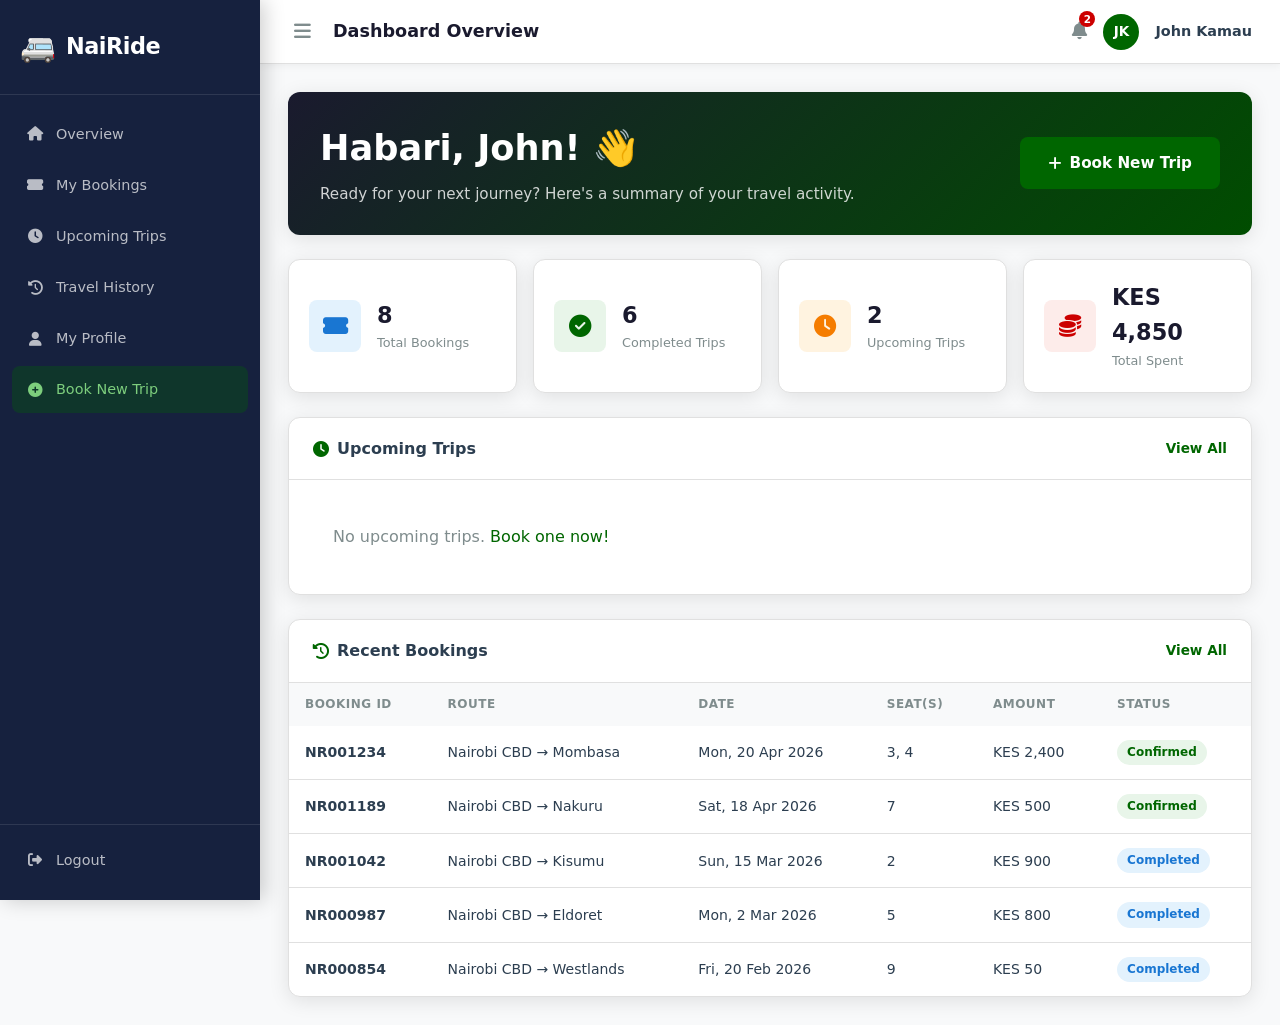
<file: dashboard.html>
<!DOCTYPE html>
<html lang="en">
<head>
  <meta charset="UTF-8"/>
  <meta name="viewport" content="width=device-width, initial-scale=1.0"/>
  <title>My Dashboard – NaiRide</title>
  <link rel="stylesheet" href="css/style.css"/>
  <link rel="stylesheet" href="css/dashboard.css"/>
  <link rel="stylesheet" href="https://cdnjs.cloudflare.com/ajax/libs/font-awesome/6.5.0/css/all.min.css"/>
</head>
<body class="dashboard-page">

  <!-- SIDEBAR -->
  <aside class="sidebar" id="sidebar">
    <div class="sidebar-brand">
      <span class="brand-icon">🚐</span>
      <span class="brand-name">NaiRide</span>
    </div>
    <nav class="sidebar-nav">
      <a href="#" class="nav-item active" onclick="showSection('overview')">
        <i class="fas fa-home"></i> <span>Overview</span>
      </a>
      <a href="#" class="nav-item" onclick="showSection('bookings')">
        <i class="fas fa-ticket-alt"></i> <span>My Bookings</span>
      </a>
      <a href="#" class="nav-item" onclick="showSection('upcoming')">
        <i class="fas fa-clock"></i> <span>Upcoming Trips</span>
      </a>
      <a href="#" class="nav-item" onclick="showSection('history')">
        <i class="fas fa-history"></i> <span>Travel History</span>
      </a>
      <a href="#" class="nav-item" onclick="showSection('profile')">
        <i class="fas fa-user"></i> <span>My Profile</span>
      </a>
      <a href="booking.html" class="nav-item highlight">
        <i class="fas fa-plus-circle"></i> <span>Book New Trip</span>
      </a>
    </nav>
    <div class="sidebar-footer">
      <a href="login.html" class="nav-item logout">
        <i class="fas fa-sign-out-alt"></i> <span>Logout</span>
      </a>
    </div>
  </aside>

  <!-- MAIN CONTENT -->
  <main class="dashboard-main">
    <!-- TOP BAR -->
    <header class="topbar">
      <button class="sidebar-toggle" onclick="toggleSidebar()"><i class="fas fa-bars"></i></button>
      <div class="topbar-title" id="page-title">Dashboard Overview</div>
      <div class="topbar-right">
        <span class="notification-bell"><i class="fas fa-bell"></i><span class="badge">2</span></span>
        <div class="user-avatar">JK</div>
        <span class="user-name">John Kamau</span>
      </div>
    </header>

    <!-- OVERVIEW SECTION -->
    <section class="dash-section active" id="section-overview">
      <div class="welcome-banner">
        <div>
          <h2>Habari, John! 👋</h2>
          <p>Ready for your next journey? Here's a summary of your travel activity.</p>
        </div>
        <a href="booking.html" class="btn-primary"><i class="fas fa-plus"></i> Book New Trip</a>
      </div>

      <!-- Stats Cards -->
      <div class="stats-cards">
        <div class="stat-card">
          <div class="stat-icon blue"><i class="fas fa-ticket-alt"></i></div>
          <div class="stat-text">
            <h3>8</h3>
            <p>Total Bookings</p>
          </div>
        </div>
        <div class="stat-card">
          <div class="stat-icon green"><i class="fas fa-check-circle"></i></div>
          <div class="stat-text">
            <h3>6</h3>
            <p>Completed Trips</p>
          </div>
        </div>
        <div class="stat-card">
          <div class="stat-icon orange"><i class="fas fa-clock"></i></div>
          <div class="stat-text">
            <h3>2</h3>
            <p>Upcoming Trips</p>
          </div>
        </div>
        <div class="stat-card">
          <div class="stat-icon red"><i class="fas fa-coins"></i></div>
          <div class="stat-text">
            <h3>KES 4,850</h3>
            <p>Total Spent</p>
          </div>
        </div>
      </div>

      <!-- Upcoming Trips Quick View -->
      <div class="section-card">
        <div class="card-header">
          <h3><i class="fas fa-clock"></i> Upcoming Trips</h3>
          <a href="#" onclick="showSection('upcoming')">View All</a>
        </div>
        <div class="trips-list" id="upcoming-quick-list">
          <!-- Populated by JS -->
        </div>
      </div>

      <!-- Recent Bookings Quick View -->
      <div class="section-card">
        <div class="card-header">
          <h3><i class="fas fa-history"></i> Recent Bookings</h3>
          <a href="#" onclick="showSection('bookings')">View All</a>
        </div>
        <table class="data-table">
          <thead>
            <tr>
              <th>Booking ID</th>
              <th>Route</th>
              <th>Date</th>
              <th>Seat(s)</th>
              <th>Amount</th>
              <th>Status</th>
            </tr>
          </thead>
          <tbody id="recent-bookings-body">
            <!-- Populated by JS -->
          </tbody>
        </table>
      </div>
    </section>

    <!-- BOOKINGS SECTION -->
    <section class="dash-section" id="section-bookings">
      <h2 class="section-title"><i class="fas fa-ticket-alt"></i> My Bookings</h2>

      <div class="filter-bar">
        <select onchange="filterBookings(this.value)">
          <option value="all">All Bookings</option>
          <option value="confirmed">Confirmed</option>
          <option value="pending">Pending</option>
          <option value="cancelled">Cancelled</option>
          <option value="completed">Completed</option>
        </select>
        <input type="text" placeholder="Search by route or booking ID..." oninput="searchBookings(this.value)"/>
      </div>

      <div class="bookings-grid" id="all-bookings-grid">
        <!-- Populated by JS -->
      </div>
    </section>

    <!-- UPCOMING TRIPS -->
    <section class="dash-section" id="section-upcoming">
      <h2 class="section-title"><i class="fas fa-clock"></i> Upcoming Trips</h2>
      <div class="trips-list large" id="upcoming-trips-list">
        <!-- Populated by JS -->
      </div>
    </section>

    <!-- TRAVEL HISTORY -->
    <section class="dash-section" id="section-history">
      <h2 class="section-title"><i class="fas fa-history"></i> Travel History</h2>
      <div class="section-card">
        <table class="data-table">
          <thead>
            <tr>
              <th>Booking ID</th>
              <th>Route</th>
              <th>Operator</th>
              <th>Date Travelled</th>
              <th>Seat(s)</th>
              <th>Amount Paid</th>
              <th>Action</th>
            </tr>
          </thead>
          <tbody id="history-body">
            <!-- Populated by JS -->
          </tbody>
        </table>
      </div>
    </section>

    <!-- PROFILE SECTION -->
    <section class="dash-section" id="section-profile">
      <h2 class="section-title"><i class="fas fa-user"></i> My Profile</h2>
      <div class="profile-layout">
        <div class="profile-card">
          <div class="profile-avatar-lg">JK</div>
          <h3>John Kamau</h3>
          <p>john.kamau@email.com</p>
          <span class="member-badge">Member since Jan 2025</span>
        </div>
        <div class="profile-form-card">
          <h3>Edit Profile</h3>
          <form onsubmit="updateProfile(event)">
            <div class="form-row">
              <div class="form-group">
                <label>First Name</label>
                <input type="text" value="John"/>
              </div>
              <div class="form-group">
                <label>Last Name</label>
                <input type="text" value="Kamau"/>
              </div>
            </div>
            <div class="form-group">
              <label>Email Address</label>
              <input type="email" value="john.kamau@email.com"/>
            </div>
            <div class="form-group">
              <label>Phone Number (M-Pesa)</label>
              <input type="tel" value="0712 345 678"/>
            </div>
            <div class="form-group">
              <label>National ID</label>
              <input type="text" value="12345678"/>
            </div>
            <button type="submit" class="btn-primary">
              <i class="fas fa-save"></i> Save Changes
            </button>
          </form>
        </div>
      </div>
    </section>

  </main>

  <!-- CANCEL BOOKING MODAL -->
  <div class="modal-overlay hidden" id="cancel-modal">
    <div class="modal">
      <div class="modal-header">
        <h3><i class="fas fa-times-circle"></i> Cancel Booking</h3>
        <button onclick="closeModal()" class="modal-close">&times;</button>
      </div>
      <div class="modal-body">
        <p>Are you sure you want to cancel booking <strong id="cancel-booking-id"></strong>?</p>
        <p class="warn-text"><i class="fas fa-exclamation-triangle"></i> Cancellations within 2 hours of departure are non-refundable.</p>
      </div>
      <div class="modal-footer">
        <button class="btn-danger" onclick="confirmCancel()">Yes, Cancel</button>
        <button class="btn-secondary" onclick="closeModal()">Keep Booking</button>
      </div>
    </div>
  </div>

  <script src="js/main.js"></script>
  <script src="js/dashboard.js"></script>
</body>
</html>
</file>
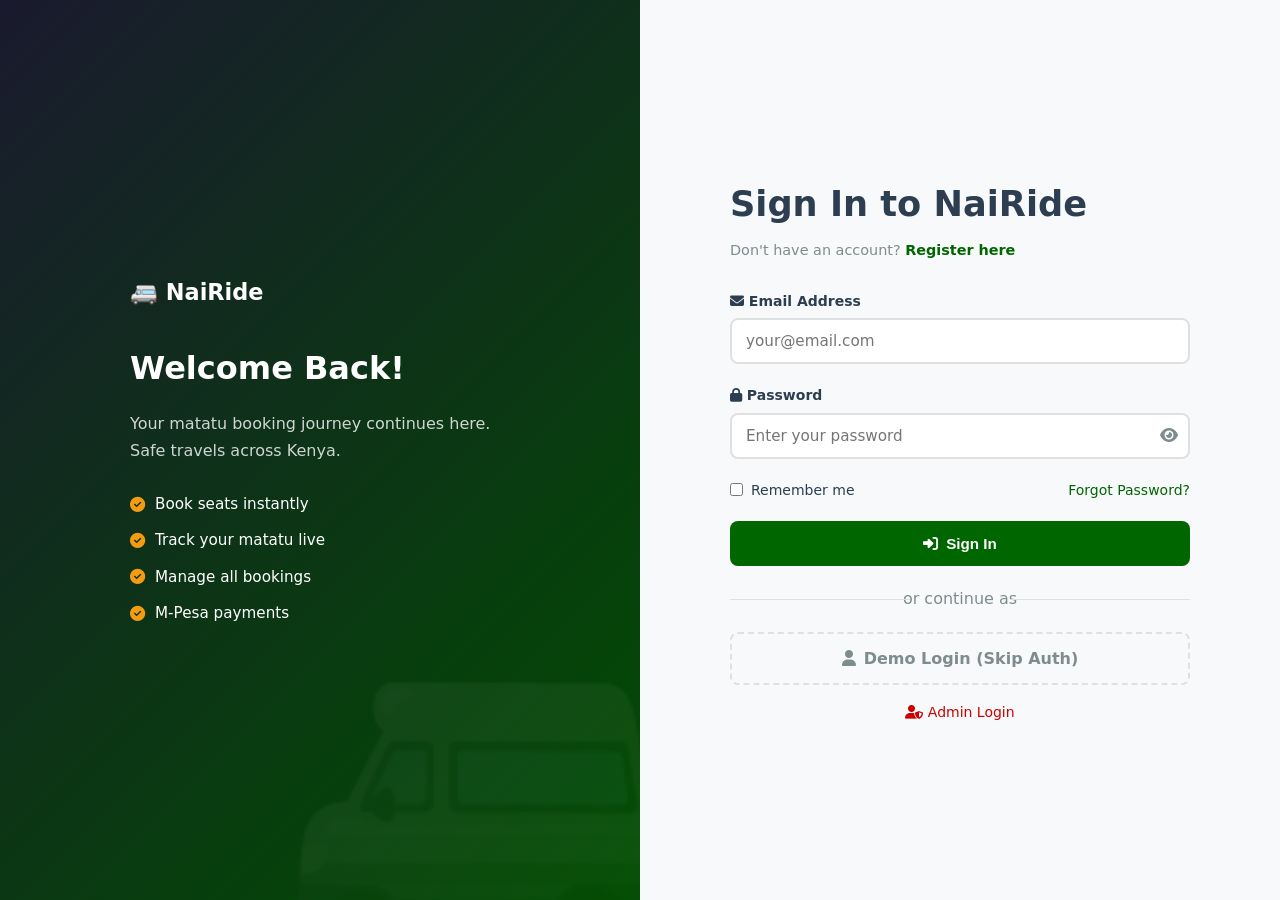
<file: login.html>
<!DOCTYPE html>
<html lang="en">
<head>
  <meta charset="UTF-8"/>
  <meta name="viewport" content="width=device-width, initial-scale=1.0"/>
  <title>Login – NaiRide</title>
  <link rel="stylesheet" href="css/style.css"/>
  <link rel="stylesheet" href="https://cdnjs.cloudflare.com/ajax/libs/font-awesome/6.5.0/css/all.min.css"/>
</head>
<body class="auth-page">

  <div class="auth-wrapper">
    <!-- Left panel -->
    <div class="auth-banner">
      <div class="auth-banner-content">
        <a href="index.html" class="auth-logo">🚐 NaiRide</a>
        <h2>Welcome Back!</h2>
        <p>Your matatu booking journey continues here. Safe travels across Kenya.</p>
        <ul class="auth-perks">
          <li><i class="fas fa-check-circle"></i> Book seats instantly</li>
          <li><i class="fas fa-check-circle"></i> Track your matatu live</li>
          <li><i class="fas fa-check-circle"></i> Manage all bookings</li>
          <li><i class="fas fa-check-circle"></i> M-Pesa payments</li>
        </ul>
      </div>
    </div>

    <!-- Right panel -->
    <div class="auth-form-panel">
      <div class="auth-form-card">
        <h2>Sign In to NaiRide</h2>
        <p class="auth-subtitle">Don't have an account? <a href="register.html">Register here</a></p>

        <div id="login-error" class="alert alert-error hidden"></div>
        <div id="login-success" class="alert alert-success hidden"></div>

        <form id="loginForm" onsubmit="handleLogin(event)">
          <div class="form-group">
            <label><i class="fas fa-envelope"></i> Email Address</label>
            <input type="email" id="login-email" name="email" placeholder="your@email.com" required/>
          </div>
          <div class="form-group">
            <label><i class="fas fa-lock"></i> Password</label>
            <div class="input-with-icon">
              <input type="password" id="login-password" name="password" placeholder="Enter your password" required/>
              <span class="toggle-pw" onclick="togglePassword('login-password', this)">
                <i class="fas fa-eye"></i>
              </span>
            </div>
          </div>
          <div class="form-row-inline">
            <label class="checkbox-label">
              <input type="checkbox" name="remember"/> Remember me
            </label>
            <a href="#" class="forgot-link">Forgot Password?</a>
          </div>
          <button type="submit" class="btn-primary btn-block">
            <i class="fas fa-sign-in-alt"></i> Sign In
          </button>
        </form>

        <div class="auth-divider"><span>or continue as</span></div>
        <a href="dashboard.html" class="btn-demo">
          <i class="fas fa-user"></i> Demo Login (Skip Auth)
        </a>

        <div class="admin-link">
          <a href="admin/index.html"><i class="fas fa-user-shield"></i> Admin Login</a>
        </div>
      </div>
    </div>
  </div>

  <script src="js/main.js"></script>
  <script>
    function handleLogin(e) {
      e.preventDefault();
      const email = document.getElementById('login-email').value;
      const password = document.getElementById('login-password').value;
      const errorDiv = document.getElementById('login-error');
      const successDiv = document.getElementById('login-success');

      // Frontend validation before PHP call
      if (!email || !password) {
        errorDiv.textContent = 'Please fill in all fields.';
        errorDiv.classList.remove('hidden');
        return;
      }

      // Send to PHP backend
      const formData = new FormData();
      formData.append('email', email);
      formData.append('password', password);

      fetch('php/login.php', { method: 'POST', body: formData })
        .then(r => r.json())
        .then(data => {
          if (data.success) {
            successDiv.textContent = 'Login successful! Redirecting...';
            successDiv.classList.remove('hidden');
            errorDiv.classList.add('hidden');
            setTimeout(() => window.location.href = 'dashboard.html', 1200);
          } else {
            errorDiv.textContent = data.message || 'Invalid email or password.';
            errorDiv.classList.remove('hidden');
            successDiv.classList.add('hidden');
          }
        })
        .catch(() => {
          // Demo fallback (no server running)
          successDiv.textContent = 'Demo: Login successful! Redirecting...';
          successDiv.classList.remove('hidden');
          errorDiv.classList.add('hidden');
          setTimeout(() => window.location.href = 'dashboard.html', 1200);
        });
    }
  </script>
</body>
</html>
</file>
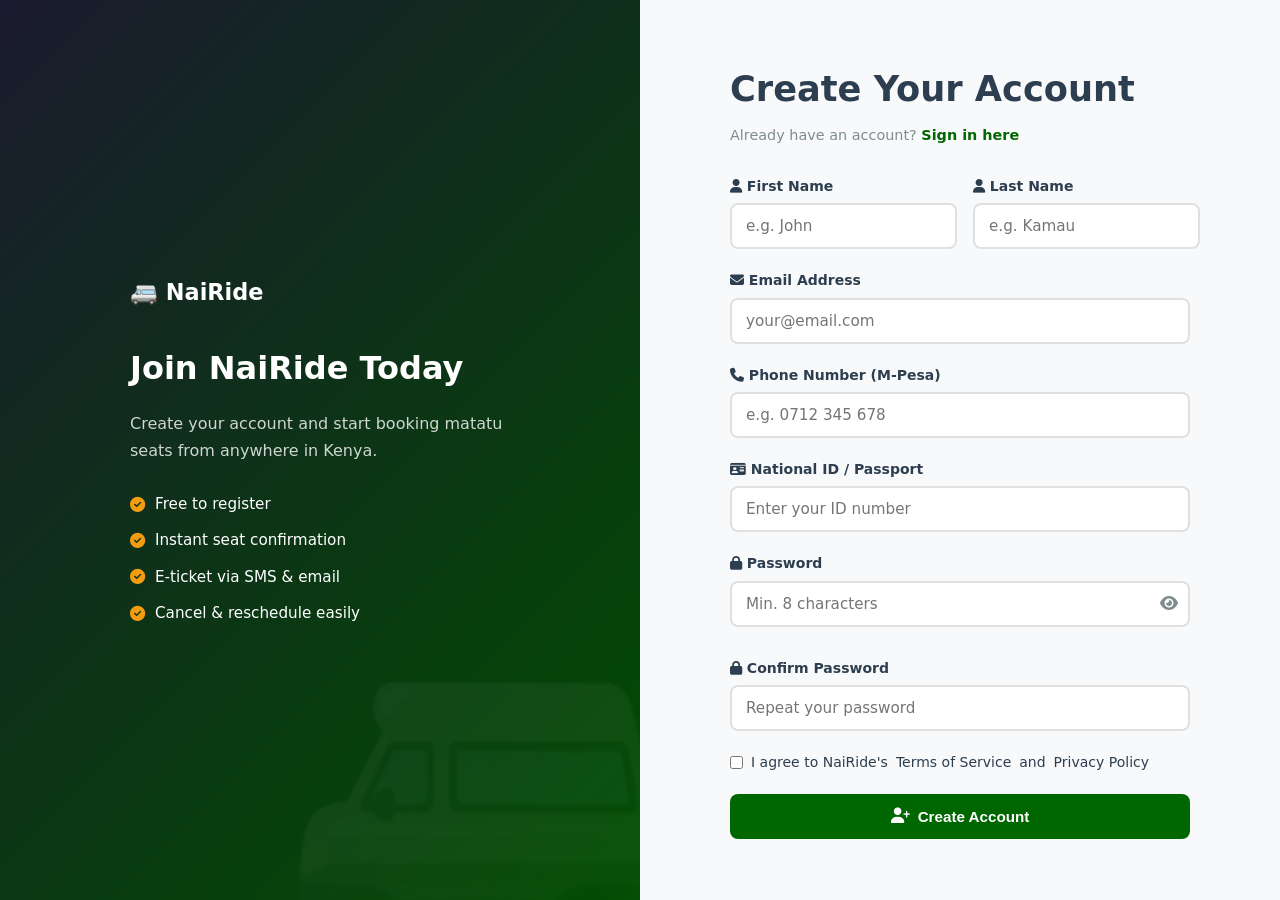
<file: register.html>
<!DOCTYPE html>
<html lang="en">
<head>
  <meta charset="UTF-8"/>
  <meta name="viewport" content="width=device-width, initial-scale=1.0"/>
  <title>Register – NaiRide</title>
  <link rel="stylesheet" href="css/style.css"/>
  <link rel="stylesheet" href="https://cdnjs.cloudflare.com/ajax/libs/font-awesome/6.5.0/css/all.min.css"/>
</head>
<body class="auth-page">

  <div class="auth-wrapper">
    <!-- Left panel -->
    <div class="auth-banner">
      <div class="auth-banner-content">
        <a href="index.html" class="auth-logo">🚐 NaiRide</a>
        <h2>Join NaiRide Today</h2>
        <p>Create your account and start booking matatu seats from anywhere in Kenya.</p>
        <ul class="auth-perks">
          <li><i class="fas fa-check-circle"></i> Free to register</li>
          <li><i class="fas fa-check-circle"></i> Instant seat confirmation</li>
          <li><i class="fas fa-check-circle"></i> E-ticket via SMS & email</li>
          <li><i class="fas fa-check-circle"></i> Cancel & reschedule easily</li>
        </ul>
      </div>
    </div>

    <!-- Right panel -->
    <div class="auth-form-panel">
      <div class="auth-form-card">
        <h2>Create Your Account</h2>
        <p class="auth-subtitle">Already have an account? <a href="login.html">Sign in here</a></p>

        <div id="reg-error" class="alert alert-error hidden"></div>
        <div id="reg-success" class="alert alert-success hidden"></div>

        <form id="registerForm" onsubmit="handleRegister(event)">
          <div class="form-row">
            <div class="form-group">
              <label><i class="fas fa-user"></i> First Name</label>
              <input type="text" id="first-name" placeholder="e.g. John" required/>
            </div>
            <div class="form-group">
              <label><i class="fas fa-user"></i> Last Name</label>
              <input type="text" id="last-name" placeholder="e.g. Kamau" required/>
            </div>
          </div>
          <div class="form-group">
            <label><i class="fas fa-envelope"></i> Email Address</label>
            <input type="email" id="reg-email" placeholder="your@email.com" required/>
          </div>
          <div class="form-group">
            <label><i class="fas fa-phone"></i> Phone Number (M-Pesa)</label>
            <input type="tel" id="reg-phone" placeholder="e.g. 0712 345 678" required/>
          </div>
          <div class="form-group">
            <label><i class="fas fa-id-card"></i> National ID / Passport</label>
            <input type="text" id="reg-id" placeholder="Enter your ID number" required/>
          </div>
          <div class="form-group">
            <label><i class="fas fa-lock"></i> Password</label>
            <div class="input-with-icon">
              <input type="password" id="reg-password" placeholder="Min. 8 characters" required/>
              <span class="toggle-pw" onclick="togglePassword('reg-password', this)">
                <i class="fas fa-eye"></i>
              </span>
            </div>
            <div class="password-strength" id="pw-strength"></div>
          </div>
          <div class="form-group">
            <label><i class="fas fa-lock"></i> Confirm Password</label>
            <input type="password" id="reg-confirm" placeholder="Repeat your password" required/>
          </div>
          <label class="checkbox-label terms">
            <input type="checkbox" id="terms-check" required/>
            I agree to NaiRide's <a href="#">Terms of Service</a> and <a href="#">Privacy Policy</a>
          </label>
          <button type="submit" class="btn-primary btn-block">
            <i class="fas fa-user-plus"></i> Create Account
          </button>
        </form>
      </div>
    </div>
  </div>

  <script src="js/main.js"></script>
  <script>
    // Password strength indicator
    document.getElementById('reg-password').addEventListener('input', function() {
      const val = this.value;
      const bar = document.getElementById('pw-strength');
      let strength = 0;
      if (val.length >= 8) strength++;
      if (/[A-Z]/.test(val)) strength++;
      if (/[0-9]/.test(val)) strength++;
      if (/[^A-Za-z0-9]/.test(val)) strength++;
      const labels = ['', 'Weak', 'Fair', 'Good', 'Strong'];
      const colors = ['', '#e74c3c', '#e67e22', '#f1c40f', '#2ecc71'];
      bar.textContent = strength ? 'Password strength: ' + labels[strength] : '';
      bar.style.color = colors[strength];
    });

    function handleRegister(e) {
      e.preventDefault();
      const pw = document.getElementById('reg-password').value;
      const confirm = document.getElementById('reg-confirm').value;
      const errorDiv = document.getElementById('reg-error');
      const successDiv = document.getElementById('reg-success');

      if (pw !== confirm) {
        errorDiv.textContent = 'Passwords do not match.';
        errorDiv.classList.remove('hidden');
        return;
      }
      if (pw.length < 8) {
        errorDiv.textContent = 'Password must be at least 8 characters.';
        errorDiv.classList.remove('hidden');
        return;
      }

      const formData = new FormData();
      formData.append('first_name', document.getElementById('first-name').value);
      formData.append('last_name', document.getElementById('last-name').value);
      formData.append('email', document.getElementById('reg-email').value);
      formData.append('phone', document.getElementById('reg-phone').value);
      formData.append('id_number', document.getElementById('reg-id').value);
      formData.append('password', pw);

      fetch('php/register.php', { method: 'POST', body: formData })
        .then(r => r.json())
        .then(data => {
          if (data.success) {
            successDiv.textContent = 'Account created! Redirecting to login...';
            successDiv.classList.remove('hidden');
            errorDiv.classList.add('hidden');
            setTimeout(() => window.location.href = 'login.html', 1500);
          } else {
            errorDiv.textContent = data.message || 'Registration failed. Try again.';
            errorDiv.classList.remove('hidden');
          }
        })
        .catch(() => {
          successDiv.textContent = 'Demo: Account created! Redirecting...';
          successDiv.classList.remove('hidden');
          setTimeout(() => window.location.href = 'login.html', 1500);
        });
    }
  </script>
</body>
</html>
</file>
<file: css/style.css>
/* ================================================================
   NaiRide – Global Stylesheet
   Kenya Matatu Booking Platform
   Palette: Kenyan flag inspired – Greens, Blacks, Reds + modern
================================================================ */

:root {
  --primary:    #006600;   /* Kenya green */
  --primary-dk: #004d00;
  --primary-lt: #e8f5e9;
  --accent:     #cc0000;   /* Kenya red */
  --accent-lt:  #fdecea;
  --gold:       #f39c12;
  --dark:       #1a1a2e;
  --dark2:      #16213e;
  --text:       #2c3e50;
  --text-light: #7f8c8d;
  --bg:         #f8f9fa;
  --white:      #ffffff;
  --border:     #e0e0e0;
  --shadow:     0 4px 20px rgba(0,0,0,0.10);
  --shadow-lg:  0 8px 40px rgba(0,0,0,0.15);
  --radius:     12px;
  --radius-sm:  8px;
  --trans:      all 0.3s ease;
}

*, *::before, *::after { box-sizing: border-box; margin: 0; padding: 0; }

html { scroll-behavior: smooth; }

body {
  font-family: 'Segoe UI', system-ui, -apple-system, sans-serif;
  color: var(--text);
  background: var(--bg);
  line-height: 1.6;
}

a { text-decoration: none; color: inherit; }
ul { list-style: none; }
img { max-width: 100%; }

/* ── TYPOGRAPHY ── */
h1 { font-size: clamp(2rem, 5vw, 3.5rem); font-weight: 800; }
h2 { font-size: clamp(1.5rem, 3vw, 2.2rem); font-weight: 700; }
h3 { font-size: 1.25rem; font-weight: 600; }

/* ── CONTAINER ── */
.container { max-width: 1200px; margin: 0 auto; padding: 0 24px; }

/* ── NAVBAR ── */
.navbar {
  position: sticky; top: 0; z-index: 1000;
  display: flex; align-items: center; justify-content: space-between;
  padding: 0 40px; height: 70px;
  background: var(--dark); color: var(--white);
  box-shadow: 0 2px 20px rgba(0,0,0,0.3);
}

.nav-brand { display: flex; align-items: center; gap: 10px; }
.brand-icon { font-size: 1.8rem; }
.brand-name { font-size: 1.4rem; font-weight: 800; color: var(--white); letter-spacing: -0.5px; }
.brand-name span { color: var(--gold); }

.nav-links { display: flex; align-items: center; gap: 8px; }
.nav-links a {
  padding: 8px 16px; border-radius: 6px; font-weight: 500;
  color: rgba(255,255,255,0.85); transition: var(--trans);
}
.nav-links a:hover, .nav-links a.active { color: var(--white); background: rgba(255,255,255,0.1); }
.btn-nav {
  background: var(--primary) !important; color: var(--white) !important;
  padding: 8px 20px !important; border-radius: 20px !important;
}
.btn-nav:hover { background: var(--primary-dk) !important; }
.hamburger { display: none; cursor: pointer; font-size: 1.4rem; }

/* ── HERO ── */
.hero {
  position: relative; min-height: 90vh;
  display: flex; align-items: center;
  background: linear-gradient(135deg, var(--dark) 0%, #0d2137 40%, #1a3a1a 100%);
  overflow: hidden;
}
.hero::before {
  content: ''; position: absolute; inset: 0;
  background: url("data:image/svg+xml,%3Csvg width='60' height='60' viewBox='0 0 60 60' xmlns='http://www.w3.org/2000/svg'%3E%3Cg fill='none' fill-rule='evenodd'%3E%3Cg fill='%23ffffff' fill-opacity='0.03'%3E%3Cpath d='M36 34v-4h-2v4h-4v2h4v4h2v-4h4v-2h-4zm0-30V0h-2v4h-4v2h4v4h2V6h4V4h-4zM6 34v-4H4v4H0v2h4v4h2v-4h4v-2H6zM6 4V0H4v4H0v2h4v4h2V6h4V4H6z'/%3E%3C/g%3E%3C/g%3E%3C/svg%3E");
}
.hero-overlay { position: absolute; inset: 0; background: rgba(0,0,0,0.35); }
.hero-content { position: relative; z-index: 1; color: var(--white); padding: 60px 60px 80px; max-width: 900px; }

.hero-badge {
  display: inline-block; background: rgba(255,255,255,0.15);
  backdrop-filter: blur(10px); border: 1px solid rgba(255,255,255,0.2);
  padding: 6px 18px; border-radius: 20px; font-size: 0.875rem;
  margin-bottom: 24px; font-weight: 500;
}
.hero-content h1 { margin-bottom: 20px; line-height: 1.15; }
.highlight { color: var(--gold); }
.hero-content p { font-size: 1.15rem; color: rgba(255,255,255,0.85); max-width: 600px; margin-bottom: 40px; }

/* Quick Search */
.quick-search {
  display: flex; align-items: flex-end; gap: 12px; flex-wrap: wrap;
  background: rgba(255,255,255,0.1); backdrop-filter: blur(10px);
  border: 1px solid rgba(255,255,255,0.2); border-radius: var(--radius);
  padding: 24px;
}
.search-group { display: flex; flex-direction: column; gap: 6px; flex: 1; min-width: 140px; }
.search-group label { font-size: 0.8rem; font-weight: 600; opacity: 0.85; }
.search-group select, .search-group input {
  padding: 12px 14px; border-radius: var(--radius-sm); border: none;
  background: rgba(255,255,255,0.9); color: var(--text);
  font-size: 0.95rem; width: 100%; outline: none;
}
.swap-btn {
  padding: 12px 14px; background: rgba(255,255,255,0.2); border-radius: 50%;
  cursor: pointer; transition: var(--trans); color: var(--white);
  display: flex; align-items: center; justify-content: center;
}
.swap-btn:hover { background: var(--primary); }
.btn-search {
  padding: 12px 28px; background: var(--accent); color: var(--white);
  border: none; border-radius: var(--radius-sm); font-weight: 700;
  font-size: 1rem; cursor: pointer; transition: var(--trans); white-space: nowrap;
}
.btn-search:hover { background: #a00000; transform: translateY(-2px); }

/* ── SECTIONS ── */
.section { padding: 80px 0; }
.section-alt { background: var(--white); }
.section-header { text-align: center; margin-bottom: 50px; }
.section-header h2 { color: var(--dark); margin-bottom: 12px; }
.section-header p { color: var(--text-light); font-size: 1.05rem; }

/* ── ROUTE CARDS ── */
.routes-grid { display: grid; grid-template-columns: repeat(auto-fill, minmax(300px, 1fr)); gap: 20px; }

.route-card {
  background: var(--white); border-radius: var(--radius);
  border: 1px solid var(--border); padding: 20px;
  cursor: pointer; transition: var(--trans); position: relative; overflow: hidden;
}
.route-card::before {
  content: ''; position: absolute; top: 0; left: 0;
  width: 4px; height: 100%; background: var(--primary);
}
.route-card:hover {
  box-shadow: var(--shadow-lg); transform: translateY(-4px);
  border-color: var(--primary);
}
.route-badge {
  display: inline-block; background: var(--primary-lt); color: var(--primary);
  font-size: 0.75rem; font-weight: 700; padding: 3px 10px; border-radius: 20px; margin-bottom: 12px;
}
.route-cities { display: flex; align-items: center; gap: 10px; font-weight: 700; font-size: 1.05rem; margin-bottom: 8px; }
.route-cities i { color: var(--text-light); font-size: 0.8rem; }
.route-sacco { font-size: 0.85rem; color: var(--text-light); margin-bottom: 12px; }
.route-meta { display: flex; gap: 16px; font-size: 0.85rem; }
.route-meta span { color: var(--text-light); }
.route-meta i { color: var(--primary); margin-right: 4px; }

/* ── FEATURES GRID ── */
.features-grid { display: grid; grid-template-columns: repeat(auto-fill, minmax(220px, 1fr)); gap: 24px; }
.feature-card {
  text-align: center; padding: 32px 24px; background: var(--bg);
  border-radius: var(--radius); border: 1px solid var(--border); transition: var(--trans);
}
.feature-card:hover { box-shadow: var(--shadow); border-color: var(--primary); }
.feature-icon {
  width: 64px; height: 64px; background: var(--primary-lt); border-radius: 50%;
  display: flex; align-items: center; justify-content: center; margin: 0 auto 16px;
  font-size: 1.4rem; color: var(--primary);
}
.feature-card h3 { margin-bottom: 10px; }
.feature-card p { color: var(--text-light); font-size: 0.9rem; }

/* ── SACCOS STRIP ── */
.saccos-strip { display: flex; flex-wrap: wrap; gap: 12px; justify-content: center; }
.sacco-badge {
  background: var(--white); border: 2px solid var(--border); border-radius: 30px;
  padding: 10px 22px; font-weight: 600; font-size: 0.9rem; transition: var(--trans);
}
.sacco-badge:hover { border-color: var(--primary); color: var(--primary); background: var(--primary-lt); }

/* ── STATS SECTION ── */
.stats-section { background: var(--dark); }
.stats-grid { display: grid; grid-template-columns: repeat(4, 1fr); gap: 40px; }
.stat-item { text-align: center; color: var(--white); }
.stat-num { font-size: 2.8rem; font-weight: 800; color: var(--gold); margin-bottom: 8px; }
.stat-item p { color: rgba(255,255,255,0.7); font-size: 0.95rem; }

/* ── CTA ── */
.cta-section {
  background: linear-gradient(135deg, var(--primary-dk) 0%, var(--primary) 100%);
  padding: 80px 40px; text-align: center; color: var(--white);
}
.cta-section h2 { margin-bottom: 16px; }
.cta-section p { font-size: 1.1rem; opacity: 0.9; margin-bottom: 36px; }
.cta-buttons { display: flex; gap: 16px; justify-content: center; flex-wrap: wrap; }

/* ── BUTTONS ── */
.btn-primary {
  display: inline-flex; align-items: center; gap: 8px;
  background: var(--primary); color: var(--white); border: none;
  padding: 14px 28px; border-radius: var(--radius-sm); font-weight: 700;
  font-size: 0.95rem; cursor: pointer; transition: var(--trans);
}
.btn-primary:hover { background: var(--primary-dk); transform: translateY(-2px); box-shadow: 0 6px 20px rgba(0,102,0,0.3); }
.btn-secondary {
  display: inline-flex; align-items: center; gap: 8px;
  background: rgba(255,255,255,0.15); color: var(--white);
  border: 2px solid rgba(255,255,255,0.4); padding: 14px 28px;
  border-radius: var(--radius-sm); font-weight: 700; font-size: 0.95rem;
  cursor: pointer; transition: var(--trans);
}
.btn-secondary:hover { background: rgba(255,255,255,0.25); }
.btn-danger {
  background: var(--accent); color: var(--white); border: none;
  padding: 10px 24px; border-radius: var(--radius-sm); font-weight: 600;
  cursor: pointer; transition: var(--trans);
}
.btn-danger:hover { background: #a00000; }

/* ── FOOTER ── */
.footer { background: var(--dark2); color: rgba(255,255,255,0.75); padding: 64px 0 0; }
.footer-grid { display: grid; grid-template-columns: 2fr 1fr 1fr 1fr; gap: 40px; padding-bottom: 48px; }
.footer-brand .brand-icon { font-size: 1.5rem; }
.footer-brand p { font-size: 0.9rem; margin: 12px 0 20px; opacity: 0.7; line-height: 1.6; }
.social-links { display: flex; gap: 12px; }
.social-links a {
  width: 36px; height: 36px; background: rgba(255,255,255,0.1);
  border-radius: 50%; display: flex; align-items: center; justify-content: center;
  transition: var(--trans);
}
.social-links a:hover { background: var(--primary); color: var(--white); }
.footer-col h4 { color: var(--white); margin-bottom: 16px; font-size: 0.95rem; text-transform: uppercase; letter-spacing: 1px; }
.footer-col ul li { margin-bottom: 10px; font-size: 0.875rem; }
.footer-col ul a { opacity: 0.7; transition: var(--trans); }
.footer-col ul a:hover { opacity: 1; color: var(--gold); }
.footer-col ul li i { margin-right: 8px; color: var(--primary); }
.footer-bottom {
  border-top: 1px solid rgba(255,255,255,0.1); padding: 20px 0;
  text-align: center; font-size: 0.85rem; opacity: 0.6;
}
.footer-mini { background: var(--dark); color: rgba(255,255,255,0.6); text-align: center; padding: 16px; font-size: 0.85rem; }
.footer-mini a { color: rgba(255,255,255,0.7); }

/* ── PAGE HEADER ── */
.page-header {
  background: linear-gradient(135deg, var(--dark) 0%, var(--dark2) 100%);
  color: var(--white); padding: 48px 40px; text-align: center;
}
.page-header h1 { font-size: 1.8rem; margin-bottom: 8px; }
.page-header p { opacity: 0.75; }

/* ── FORMS ── */
.form-group { display: flex; flex-direction: column; gap: 6px; margin-bottom: 20px; }
.form-group label { font-size: 0.875rem; font-weight: 600; color: var(--text); }
.form-group input, .form-group select, .form-group textarea {
  padding: 12px 14px; border: 2px solid var(--border); border-radius: var(--radius-sm);
  font-size: 0.95rem; transition: var(--trans); outline: none;
  background: var(--white); color: var(--text); font-family: inherit;
}
.form-group input:focus, .form-group select:focus { border-color: var(--primary); box-shadow: 0 0 0 3px rgba(0,102,0,0.1); }
.form-row { display: grid; grid-template-columns: 1fr 1fr; gap: 16px; }
.form-row-inline { display: flex; justify-content: space-between; align-items: center; margin-bottom: 20px; }
.btn-block { width: 100%; justify-content: center; }
.input-with-icon { position: relative; }
.input-with-icon input { padding-right: 44px; width: 100%; }
.toggle-pw { position: absolute; right: 12px; top: 50%; transform: translateY(-50%); cursor: pointer; color: var(--text-light); }

/* ── AUTH PAGES ── */
.auth-page { background: var(--bg); min-height: 100vh; }
.auth-wrapper { display: grid; grid-template-columns: 1fr 1fr; min-height: 100vh; }

.auth-banner {
  background: linear-gradient(135deg, var(--dark) 0%, var(--primary-dk) 100%);
  display: flex; align-items: center; justify-content: center; padding: 48px;
  color: var(--white); position: relative; overflow: hidden;
}
.auth-banner::after {
  content: '🚐'; position: absolute; font-size: 20rem;
  opacity: 0.05; bottom: -40px; right: -40px; line-height: 1;
}
.auth-logo { font-size: 1.4rem; font-weight: 800; color: var(--white); display: block; margin-bottom: 32px; }
.auth-banner-content { position: relative; z-index: 1; max-width: 380px; }
.auth-banner-content h2 { font-size: 2rem; margin-bottom: 16px; }
.auth-banner-content p { opacity: 0.8; margin-bottom: 28px; line-height: 1.7; }
.auth-perks { display: flex; flex-direction: column; gap: 12px; }
.auth-perks li { display: flex; align-items: center; gap: 10px; font-size: 0.95rem; }
.auth-perks li i { color: var(--gold); }

.auth-form-panel { display: flex; align-items: center; justify-content: center; padding: 48px; }
.auth-form-card { width: 100%; max-width: 460px; }
.auth-form-card h2 { margin-bottom: 6px; }
.auth-subtitle { color: var(--text-light); margin-bottom: 28px; font-size: 0.9rem; }
.auth-subtitle a { color: var(--primary); font-weight: 600; }
.forgot-link { font-size: 0.875rem; color: var(--primary); }
.checkbox-label { display: flex; align-items: center; gap: 8px; font-size: 0.875rem; cursor: pointer; }
.checkbox-label.terms { margin-bottom: 20px; }
.auth-divider { text-align: center; margin: 20px 0; color: var(--text-light); position: relative; }
.auth-divider::before, .auth-divider::after {
  content: ''; position: absolute; top: 50%; width: calc(50% - 50px); height: 1px; background: var(--border);
}
.auth-divider::before { left: 0; } .auth-divider::after { right: 0; }
.btn-demo {
  display: flex; align-items: center; justify-content: center; gap: 8px;
  width: 100%; padding: 12px; border: 2px dashed var(--border); border-radius: var(--radius-sm);
  color: var(--text-light); font-weight: 600; transition: var(--trans); margin-bottom: 16px;
}
.btn-demo:hover { border-color: var(--primary); color: var(--primary); background: var(--primary-lt); }
.admin-link { text-align: center; font-size: 0.875rem; }
.admin-link a { color: var(--accent); }
.password-strength { font-size: 0.8rem; font-weight: 600; margin-top: 4px; }

/* ── ALERTS ── */
.alert { padding: 12px 16px; border-radius: var(--radius-sm); margin-bottom: 16px; font-size: 0.9rem; font-weight: 500; }
.alert-error { background: var(--accent-lt); color: var(--accent); border: 1px solid #f5c6cb; }
.alert-success { background: var(--primary-lt); color: var(--primary); border: 1px solid #c3e6cb; }
.hidden { display: none !important; }

/* ── RESPONSIVE ── */
@media (max-width: 768px) {
  .navbar { padding: 0 20px; }
  .nav-links { display: none; }
  .hamburger { display: block; }
  .hero-content { padding: 40px 20px 60px; }
  .quick-search { flex-direction: column; }
  .stats-grid { grid-template-columns: repeat(2, 1fr); }
  .footer-grid { grid-template-columns: 1fr; }
  .auth-wrapper { grid-template-columns: 1fr; }
  .auth-banner { display: none; }
  .form-row { grid-template-columns: 1fr; }
}
</file>
<file: css/dashboard.css>
/* ============================
   NaiRide – Dashboard Styles
   ============================ */

.dashboard-page {
  display: flex; min-height: 100vh; background: var(--bg);
}

/* ── SIDEBAR ── */
.sidebar {
  width: 260px; background: var(--dark2); color: rgba(255,255,255,0.85);
  display: flex; flex-direction: column; position: fixed; top: 0; left: 0;
  height: 100vh; z-index: 100; transition: var(--trans);
  box-shadow: 4px 0 20px rgba(0,0,0,0.2);
}
.admin-sidebar { background: #0d1b2a; }

.sidebar-brand {
  padding: 24px 20px; border-bottom: 1px solid rgba(255,255,255,0.1);
  font-size: 1.2rem; font-weight: 800; color: var(--white);
  display: flex; align-items: center; gap: 10px;
}

.sidebar-nav { flex: 1; padding: 16px 12px; overflow-y: auto; }
.nav-item {
  display: flex; align-items: center; gap: 12px; padding: 12px 14px;
  border-radius: var(--radius-sm); margin-bottom: 4px; transition: var(--trans);
  color: rgba(255,255,255,0.7); font-weight: 500; font-size: 0.9rem;
  cursor: pointer;
}
.nav-item:hover { background: rgba(255,255,255,0.1); color: var(--white); }
.nav-item.active { background: var(--primary); color: var(--white); box-shadow: 0 4px 14px rgba(0,102,0,0.3); }
.nav-item.highlight { background: rgba(0,102,0,0.3); color: #7dce7d; }
.nav-item.highlight:hover { background: var(--primary); color: var(--white); }
.nav-item.logout:hover { background: rgba(204,0,0,0.2); color: #ff7777; }
.nav-item i { width: 18px; text-align: center; }

.sidebar-footer { padding: 12px; border-top: 1px solid rgba(255,255,255,0.1); }

/* ── MAIN CONTENT ── */
.dashboard-main {
  margin-left: 260px; flex: 1; display: flex; flex-direction: column;
  min-height: 100vh;
}

/* ── TOPBAR ── */
.topbar {
  height: 64px; background: var(--white); border-bottom: 1px solid var(--border);
  display: flex; align-items: center; padding: 0 28px; gap: 16px;
  position: sticky; top: 0; z-index: 50; box-shadow: 0 2px 8px rgba(0,0,0,0.05);
}
.sidebar-toggle {
  background: none; border: none; font-size: 1.2rem; cursor: pointer;
  color: var(--text-light); padding: 6px; border-radius: 6px; transition: var(--trans);
}
.sidebar-toggle:hover { background: var(--bg); color: var(--primary); }
.topbar-title { font-weight: 700; font-size: 1.1rem; flex: 1; color: var(--dark); }
.topbar-right { display: flex; align-items: center; gap: 16px; margin-left: auto; }
.notification-bell { position: relative; cursor: pointer; font-size: 1.1rem; color: var(--text-light); }
.notification-bell .badge {
  position: absolute; top: -6px; right: -8px; background: var(--accent); color: #fff;
  font-size: 0.65rem; width: 16px; height: 16px; border-radius: 50%;
  display: flex; align-items: center; justify-content: center; font-weight: 700;
}
.user-avatar {
  width: 36px; height: 36px; border-radius: 50%; background: var(--primary);
  color: #fff; font-weight: 700; font-size: 0.85rem;
  display: flex; align-items: center; justify-content: center;
}
.user-avatar.red { background: var(--accent); }
.user-name { font-weight: 600; font-size: 0.9rem; }

/* ── SECTION ── */
.dash-section { padding: 28px; display: none; flex-direction: column; gap: 24px; }
.dash-section.active { display: flex; }
.section-title { font-size: 1.4rem; color: var(--dark); margin-bottom: 4px; display: flex; align-items: center; gap: 10px; }
.section-title i { color: var(--primary); }

/* ── WELCOME BANNER ── */
.welcome-banner {
  display: flex; justify-content: space-between; align-items: center;
  background: linear-gradient(135deg, var(--dark) 0%, var(--primary-dk) 100%);
  color: var(--white); padding: 28px 32px; border-radius: var(--radius);
  box-shadow: var(--shadow);
}
.welcome-banner h2 { margin-bottom: 6px; }
.welcome-banner p { opacity: 0.8; font-size: 0.95rem; }

/* ── STATS CARDS ── */
.stats-cards { display: grid; grid-template-columns: repeat(4, 1fr); gap: 16px; }
.stat-card {
  background: var(--white); border-radius: var(--radius);
  padding: 20px; display: flex; align-items: center; gap: 16px;
  box-shadow: var(--shadow); border: 1px solid var(--border); transition: var(--trans);
}
.stat-card:hover { transform: translateY(-2px); box-shadow: var(--shadow-lg); }
.stat-icon {
  width: 52px; height: 52px; border-radius: var(--radius-sm);
  display: flex; align-items: center; justify-content: center;
  font-size: 1.4rem; flex-shrink: 0;
}
.stat-icon.blue { background: #e3f2fd; color: #1976d2; }
.stat-icon.green { background: var(--primary-lt); color: var(--primary); }
.stat-icon.orange { background: #fff3e0; color: #f57c00; }
.stat-icon.red { background: var(--accent-lt); color: var(--accent); }
.stat-text h3 { font-size: 1.4rem; font-weight: 800; color: var(--dark); }
.stat-text p { font-size: 0.8rem; color: var(--text-light); }

/* ── SECTION CARD ── */
.section-card {
  background: var(--white); border-radius: var(--radius);
  box-shadow: var(--shadow); border: 1px solid var(--border); overflow: hidden;
}
.card-header {
  display: flex; justify-content: space-between; align-items: center;
  padding: 18px 24px; border-bottom: 1px solid var(--border);
}
.card-header h3 { font-size: 1rem; display: flex; align-items: center; gap: 8px; }
.card-header h3 i { color: var(--primary); }
.card-header a { font-size: 0.85rem; color: var(--primary); font-weight: 600; }

/* ── DATA TABLE ── */
.data-table { width: 100%; border-collapse: collapse; font-size: 0.875rem; }
.data-table th {
  background: var(--bg); padding: 12px 16px; text-align: left;
  font-weight: 700; color: var(--text-light); font-size: 0.75rem;
  text-transform: uppercase; letter-spacing: 0.5px; white-space: nowrap;
}
.data-table td { padding: 14px 16px; border-bottom: 1px solid var(--border); vertical-align: middle; }
.data-table tr:last-child td { border-bottom: none; }
.data-table tr:hover td { background: var(--bg); }

/* STATUS BADGES */
.status-badge {
  display: inline-flex; align-items: center; gap: 4px;
  padding: 3px 10px; border-radius: 20px; font-size: 0.75rem; font-weight: 700;
}
.status-confirmed { background: var(--primary-lt); color: var(--primary); }
.status-pending { background: #fff3e0; color: #f57c00; }
.status-cancelled { background: var(--accent-lt); color: var(--accent); }
.status-completed { background: #e3f2fd; color: #1976d2; }
.status-active { background: var(--primary-lt); color: var(--primary); }

/* ── TRIPS LIST ── */
.trips-list { display: flex; flex-direction: column; gap: 12px; padding: 16px; }
.trip-card {
  display: flex; align-items: center; gap: 16px; flex-wrap: wrap;
  background: var(--bg); border-radius: var(--radius-sm);
  padding: 16px; border-left: 4px solid var(--primary); font-size: 0.9rem;
}
.trip-date { font-weight: 700; color: var(--primary); min-width: 80px; }
.trip-route { font-weight: 600; flex: 1; }
.trip-sacco { color: var(--text-light); font-size: 0.8rem; }
.trip-seat { font-weight: 600; }
.trip-actions { display: flex; gap: 8px; margin-left: auto; }

/* ── BOOKINGS GRID ── */
.bookings-grid { display: grid; grid-template-columns: repeat(auto-fill, minmax(320px, 1fr)); gap: 16px; }
.booking-card {
  background: var(--white); border-radius: var(--radius); padding: 20px;
  border: 1px solid var(--border); box-shadow: var(--shadow); transition: var(--trans);
}
.booking-card:hover { box-shadow: var(--shadow-lg); }
.booking-card-header { display: flex; justify-content: space-between; margin-bottom: 12px; }
.booking-id { font-size: 0.8rem; color: var(--text-light); }
.booking-route { font-weight: 700; font-size: 1.05rem; margin-bottom: 8px; display: flex; align-items: center; gap: 8px; }
.booking-meta { font-size: 0.85rem; color: var(--text-light); display: flex; flex-direction: column; gap: 4px; margin-bottom: 16px; }
.booking-footer { display: flex; justify-content: space-between; align-items: center; flex-wrap: wrap; gap: 8px; }
.booking-amount { font-weight: 700; color: var(--accent); font-size: 1.1rem; }

/* ── FILTER BAR ── */
.filter-bar {
  display: flex; gap: 12px; flex-wrap: wrap; margin-bottom: 20px;
}
.filter-bar select, .filter-bar input {
  padding: 10px 14px; border: 2px solid var(--border); border-radius: var(--radius-sm);
  font-size: 0.875rem; outline: none; background: var(--white);
}
.filter-bar select:focus, .filter-bar input:focus { border-color: var(--primary); }
.btn-sm { padding: 10px 20px !important; font-size: 0.875rem !important; }

/* ── PROFILE ── */
.profile-layout { display: grid; grid-template-columns: 280px 1fr; gap: 24px; }
.profile-card {
  background: var(--white); border-radius: var(--radius); padding: 32px;
  box-shadow: var(--shadow); text-align: center;
}
.profile-avatar-lg {
  width: 80px; height: 80px; border-radius: 50%; background: var(--primary);
  color: #fff; font-size: 1.8rem; font-weight: 700;
  display: flex; align-items: center; justify-content: center; margin: 0 auto 16px;
}
.member-badge {
  display: inline-block; background: var(--primary-lt); color: var(--primary);
  font-size: 0.75rem; padding: 4px 12px; border-radius: 20px; margin-top: 8px;
}
.profile-form-card {
  background: var(--white); border-radius: var(--radius); padding: 32px;
  box-shadow: var(--shadow);
}
.profile-form-card h3 { margin-bottom: 24px; }

/* ── ADMIN FORM ── */
.admin-form { padding: 20px 24px 0; }

/* ── MODAL ── */
.modal-overlay {
  position: fixed; inset: 0; background: rgba(0,0,0,0.5);
  display: flex; align-items: center; justify-content: center; z-index: 1000;
}
.modal {
  background: var(--white); border-radius: var(--radius); padding: 0;
  width: 90%; max-width: 440px; box-shadow: var(--shadow-lg); overflow: hidden;
}
.modal-header {
  display: flex; justify-content: space-between; align-items: center;
  padding: 20px 24px; background: var(--bg); border-bottom: 1px solid var(--border);
}
.modal-header h3 { display: flex; align-items: center; gap: 8px; }
.modal-header h3 i { color: var(--accent); }
.modal-close {
  background: none; border: none; font-size: 1.4rem; cursor: pointer; color: var(--text-light);
}
.modal-body { padding: 24px; }
.warn-text { color: var(--accent); font-size: 0.875rem; margin-top: 8px; }
.modal-footer { padding: 16px 24px; border-top: 1px solid var(--border); display: flex; gap: 12px; justify-content: flex-end; }

/* ── SIMPLE BAR CHART ── */
.simple-bar-chart { padding: 20px 24px; }
.bar-row { display: flex; align-items: center; gap: 12px; margin-bottom: 12px; }
.bar-label { width: 180px; font-size: 0.85rem; font-weight: 600; }
.bar-track { flex: 1; height: 28px; background: var(--bg); border-radius: 4px; overflow: hidden; }
.bar-fill { height: 100%; background: var(--primary); border-radius: 4px; transition: width 1s; display: flex; align-items: center; padding-left: 10px; color: #fff; font-size: 0.8rem; font-weight: 600; }

/* ── RESPONSIVE ── */
@media (max-width: 1024px) {
  .stats-cards { grid-template-columns: repeat(2, 1fr); }
  .profile-layout { grid-template-columns: 1fr; }
}
@media (max-width: 768px) {
  .sidebar { transform: translateX(-100%); }
  .sidebar.open { transform: translateX(0); }
  .dashboard-main { margin-left: 0; }
  .stats-cards { grid-template-columns: repeat(2, 1fr); }
  .welcome-banner { flex-direction: column; gap: 16px; text-align: center; }
}
@media (max-width: 480px) {
  .stats-cards { grid-template-columns: 1fr; }
  .dash-section { padding: 16px; }
}
</file>
<file: css/booking.css>
/* ============================
   NaiRide – Booking Page Styles
   ============================ */

.booking-container {
  max-width: 900px; margin: 40px auto 80px;
  padding: 0 24px;
}

/* ── STEP INDICATOR ── */
.steps {
  display: flex; align-items: center; justify-content: center;
  margin-bottom: 40px; flex-wrap: wrap; gap: 4px;
}
.step {
  display: flex; flex-direction: column; align-items: center; gap: 6px;
  opacity: 0.4; transition: all 0.3s;
}
.step.active { opacity: 1; }
.step.completed { opacity: 1; }
.step-num {
  width: 40px; height: 40px; border-radius: 50%;
  background: #e0e0e0; color: #666; font-weight: 700; font-size: 1rem;
  display: flex; align-items: center; justify-content: center;
  transition: all 0.3s;
}
.step.active .step-num { background: var(--primary); color: #fff; box-shadow: 0 0 0 4px rgba(0,102,0,0.2); }
.step.completed .step-num { background: var(--primary); color: #fff; }
.step span { font-size: 0.75rem; font-weight: 600; color: var(--text-light); white-space: nowrap; }
.step.active span { color: var(--primary); }
.step-line { flex: 1; min-width: 40px; height: 2px; background: #e0e0e0; margin-bottom: 20px; }

/* ── BOOKING STEP PANELS ── */
.booking-step {
  background: var(--white); border-radius: var(--radius);
  box-shadow: var(--shadow); padding: 36px; margin-bottom: 20px;
}
.booking-step.hidden { display: none !important; }
.step-title { font-size: 1.3rem; margin-bottom: 28px; color: var(--dark); display: flex; align-items: center; gap: 10px; }
.step-title i { color: var(--primary); }

/* ── SEARCH FORM ── */
.search-form .form-row { margin-bottom: 20px; align-items: end; }
.swap-icon {
  width: 40px; height: 40px; background: var(--primary-lt); color: var(--primary);
  border-radius: 50%; display: flex; align-items: center; justify-content: center;
  cursor: pointer; transition: var(--trans); margin-top: 26px; flex-shrink: 0;
}
.swap-icon:hover { background: var(--primary); color: #fff; }

/* ── ROUTE SUMMARY BAR ── */
.route-summary-bar {
  display: flex; align-items: center; gap: 12px; flex-wrap: wrap;
  background: var(--primary-lt); border: 1px solid #c8e6c9; border-radius: var(--radius-sm);
  padding: 12px 20px; margin-bottom: 24px; font-size: 0.9rem;
}
.route-summary-bar strong { color: var(--primary); }
.route-summary-bar .sep { color: var(--text-light); }

/* ── MATATU PHOTO CARDS ── */
.matatu-card-photo {
  border: 2px solid var(--border); border-radius: var(--radius);
  margin-bottom: 16px; cursor: pointer; transition: var(--trans);
  overflow: hidden; background: var(--white);
  display: flex; flex-direction: column;
}
.matatu-card-photo:hover {
  border-color: var(--primary);
  box-shadow: 0 8px 30px rgba(0,102,0,0.15);
  transform: translateY(-2px);
}
.matatu-card-photo.selected {
  border-color: var(--primary);
  box-shadow: 0 0 0 3px rgba(0,102,0,0.2);
}

/* Photo strip at top */
.mcard-photo {
  position: relative; height: 180px; overflow: hidden;
  background: linear-gradient(135deg, #0d1a0d, #001a00);
}
.mcard-photo img {
  width: 100%; height: 100%; object-fit: cover;
  transition: transform 0.5s ease;
}
.matatu-card-photo:hover .mcard-photo img { transform: scale(1.06); }

.mcard-photo-overlay {
  position: absolute; bottom: 0; left: 0; right: 0;
  background: linear-gradient(transparent, rgba(0,0,0,0.82));
  padding: 24px 16px 12px;
  display: flex; justify-content: space-between; align-items: flex-end;
}
.mcard-nickname {
  color: #fff; font-weight: 800; font-size: 1.1rem;
  text-shadow: 0 2px 8px rgba(0,0,0,0.8); letter-spacing: 0.5px;
}
.mcard-reg {
  color: #00ff41; font-size: 0.75rem; font-weight: 700;
  letter-spacing: 2px; text-shadow: 0 0 8px #00ff41;
  font-family: monospace;
}
.mcard-low-badge {
  position: absolute; top: 12px; right: 12px;
  background: var(--accent); color: #fff;
  font-size: 0.75rem; font-weight: 700; padding: 4px 10px;
  border-radius: 20px; animation: pulse 1.5s ease-in-out infinite;
}
@keyframes pulse { 0%,100%{opacity:1} 50%{opacity:0.7} }

/* Info below photo */
.mcard-info { padding: 16px 20px 18px; display: flex; flex-direction: column; gap: 14px; }
.mcard-top { display: flex; justify-content: space-between; align-items: flex-start; }
.matatu-operator { font-weight: 700; font-size: 1rem; color: var(--dark); }
.matatu-reg { font-size: 0.8rem; color: var(--text-light); margin-top: 2px; }
.mcard-fare { text-align: right; }
.fare-amount { font-size: 1.3rem; font-weight: 800; color: var(--accent); }
.fare-label { font-size: 0.72rem; color: var(--text-light); }

/* Timing row */
.mcard-timing {
  display: flex; align-items: center; gap: 12px; flex-wrap: wrap;
  background: var(--bg); border-radius: var(--radius-sm); padding: 10px 14px;
}
.mcard-time-col { display: flex; flex-direction: column; align-items: center; }
.time-big { font-weight: 800; font-size: 1.15rem; color: var(--dark); }
.time-label { font-size: 0.7rem; color: var(--text-light); }
.mcard-arrow {
  flex: 1; display: flex; flex-direction: column; align-items: center;
  color: var(--text-light); font-size: 0.8rem; gap: 2px;
}
.mcard-arrow i { font-size: 1rem; }
.mcard-seats { display: flex; flex-direction: column; align-items: center; margin-left: auto; }
.seats-big { font-size: 1.3rem; font-weight: 800; }
.seats-lbl { font-size: 0.7rem; color: var(--text-light); }

/* Bottom row */
.mcard-bottom { display: flex; justify-content: space-between; align-items: center; flex-wrap: wrap; gap: 10px; }
.matatu-features { display: flex; gap: 6px; flex-wrap: wrap; }
.feature-tag {
  background: var(--bg); border: 1px solid var(--border); border-radius: 20px;
  padding: 3px 10px; font-size: 0.72rem; color: var(--text-light);
}
.select-matatu-btn {
  background: var(--primary); color: #fff; border: none;
  padding: 10px 20px; border-radius: var(--radius-sm); font-weight: 700;
  cursor: pointer; transition: var(--trans); white-space: nowrap;
  display: flex; align-items: center; gap: 6px; font-size: 0.875rem;
}
.select-matatu-btn:hover { background: var(--primary-dk); transform: translateY(-1px); }
.matatu-card-photo.selected .select-matatu-btn { background: var(--primary-dk); }

/* Old plain card fallback */
.matatu-card {
  border: 2px solid var(--border); border-radius: var(--radius);
  padding: 20px; margin-bottom: 16px; cursor: pointer; transition: var(--trans);
  display: flex; align-items: center; justify-content: space-between; flex-wrap: wrap; gap: 12px;
}
.matatu-card:hover { border-color: var(--primary); box-shadow: 0 4px 16px rgba(0,102,0,0.1); }
.matatu-card.selected { border-color: var(--primary); background: var(--primary-lt); }
.matatu-time { display: flex; align-items: center; gap: 8px; }
.matatu-seats { text-align: center; }
.seats-available { font-size: 1.4rem; font-weight: 800; }
.seats-label { font-size: 0.75rem; color: var(--text-light); }
.matatu-fare { text-align: right; }
.time-arrow { color: var(--text-light); font-size: 0.8rem; }

/* ── SEAT SELECTION ── */
.seat-info-bar {
  background: var(--bg); border-radius: var(--radius-sm); padding: 12px 20px;
  margin-bottom: 24px; font-size: 0.9rem; color: var(--text);
}
.seat-layout-wrapper { display: flex; flex-direction: column; align-items: center; gap: 20px; }
.seat-legend { display: flex; gap: 20px; flex-wrap: wrap; margin-bottom: 8px; font-size: 0.875rem; }
.seat-demo {
  display: inline-block; width: 20px; height: 20px; border-radius: 4px; margin-right: 6px; vertical-align: middle;
}
.seat-demo.available { background: #e8f5e9; border: 2px solid var(--primary); }
.seat-demo.booked { background: #eee; border: 2px solid #ccc; }
.seat-demo.selected { background: var(--primary); border: 2px solid var(--primary-dk); }

.matatu-body {
  background: var(--white); border: 3px solid var(--dark); border-radius: 20px;
  padding: 24px; width: 100%; max-width: 360px;
}
.driver-area {
  display: flex; align-items: center; justify-content: flex-end; gap: 8px;
  padding-bottom: 16px; border-bottom: 2px dashed var(--border);
  margin-bottom: 20px; color: var(--text-light); font-size: 0.85rem;
}
.seat-grid {
  display: grid; grid-template-columns: repeat(4, 1fr); gap: 10px;
}
.seat {
  width: 100%; aspect-ratio: 1; border-radius: 8px; border: 2px solid var(--primary);
  background: #e8f5e9; cursor: pointer; font-size: 0.75rem; font-weight: 700;
  display: flex; align-items: center; justify-content: center;
  transition: var(--trans); color: var(--primary); position: relative;
}
.seat:hover:not(.booked) { background: var(--primary); color: #fff; transform: scale(1.05); }
.seat.booked {
  background: #f0f0f0; border-color: #ccc; color: #ccc;
  cursor: not-allowed;
}
.seat.selected { background: var(--primary); color: #fff; border-color: var(--primary-dk); }
.seat.aisle { background: transparent; border: none; cursor: default; }

.selected-seats-summary {
  margin-top: 20px; padding: 16px; background: var(--primary-lt);
  border-radius: var(--radius-sm); font-size: 0.9rem; min-height: 50px;
}

/* ── PAYMENT / CONFIRM ── */
.confirm-layout { display: grid; grid-template-columns: 1fr 1.2fr; gap: 24px; margin-bottom: 20px; }
.booking-summary-card, .payment-form-card {
  background: var(--bg); border-radius: var(--radius); padding: 24px;
  border: 1px solid var(--border);
}
.booking-summary-card h3, .payment-form-card h3 {
  margin-bottom: 20px; padding-bottom: 12px;
  border-bottom: 2px solid var(--border); display: flex; align-items: center; gap: 8px;
}
.summary-row {
  display: flex; justify-content: space-between; align-items: center;
  padding: 10px 0; border-bottom: 1px solid var(--border); font-size: 0.9rem;
}
.summary-row:last-child { border-bottom: none; }
.summary-row strong { font-size: 1.1rem; color: var(--primary); }

.payment-methods { margin-bottom: 20px; }
.payment-methods h4 { margin-bottom: 12px; font-size: 0.9rem; }
.payment-option {
  display: flex; align-items: center; gap: 10px;
  padding: 12px 16px; border: 2px solid var(--border); border-radius: var(--radius-sm);
  margin-bottom: 8px; cursor: pointer; transition: var(--trans); font-weight: 500;
}
.payment-option:has(input:checked) { border-color: var(--primary); background: var(--primary-lt); }
.payment-option input { accent-color: var(--primary); }
.pm-icon { font-size: 1.2rem; }

.total-amount {
  background: var(--dark); color: var(--white); border-radius: var(--radius-sm);
  padding: 16px; text-align: center; font-size: 1.2rem; font-weight: 700;
  margin-bottom: 20px;
}
.btn-pay { background: var(--accent) !important; font-size: 1rem !important; padding: 16px !important; }
.btn-pay:hover { background: #a00000 !important; }

/* ── SUCCESS SCREEN ── */
.success-screen { text-align: center; padding: 20px; }
.success-icon { font-size: 5rem; color: var(--primary); margin-bottom: 20px; }
.success-screen h2 { font-size: 2rem; margin-bottom: 10px; }
.success-screen p { color: var(--text-light); margin-bottom: 30px; }

.ticket-card {
  background: var(--white); border: 3px solid var(--primary); border-radius: var(--radius);
  padding: 28px; max-width: 500px; margin: 0 auto 30px; text-align: left;
  box-shadow: var(--shadow-lg); position: relative;
}
.ticket-card::before {
  content: ''; position: absolute; left: 50%; top: -12px; transform: translateX(-50%);
  background: var(--primary); color: #fff; padding: 3px 16px; border-radius: 20px;
  font-size: 0.75rem; font-weight: 700;
}

.success-actions { display: flex; gap: 12px; justify-content: center; flex-wrap: wrap; }

/* ── STEP ACTIONS ── */
.step-actions { display: flex; justify-content: space-between; margin-top: 24px; }
.btn-back {
  background: none; border: 2px solid var(--border); padding: 10px 22px;
  border-radius: var(--radius-sm); cursor: pointer; font-weight: 600;
  transition: var(--trans); display: flex; align-items: center; gap: 6px;
}
.btn-back:hover { border-color: var(--primary); color: var(--primary); }

@media (max-width: 600px) {
  .booking-step { padding: 20px; }
  .confirm-layout { grid-template-columns: 1fr; }
  .matatu-card { flex-direction: column; }
  .seat-grid { grid-template-columns: repeat(4, 1fr); gap: 8px; }
}
</file>
